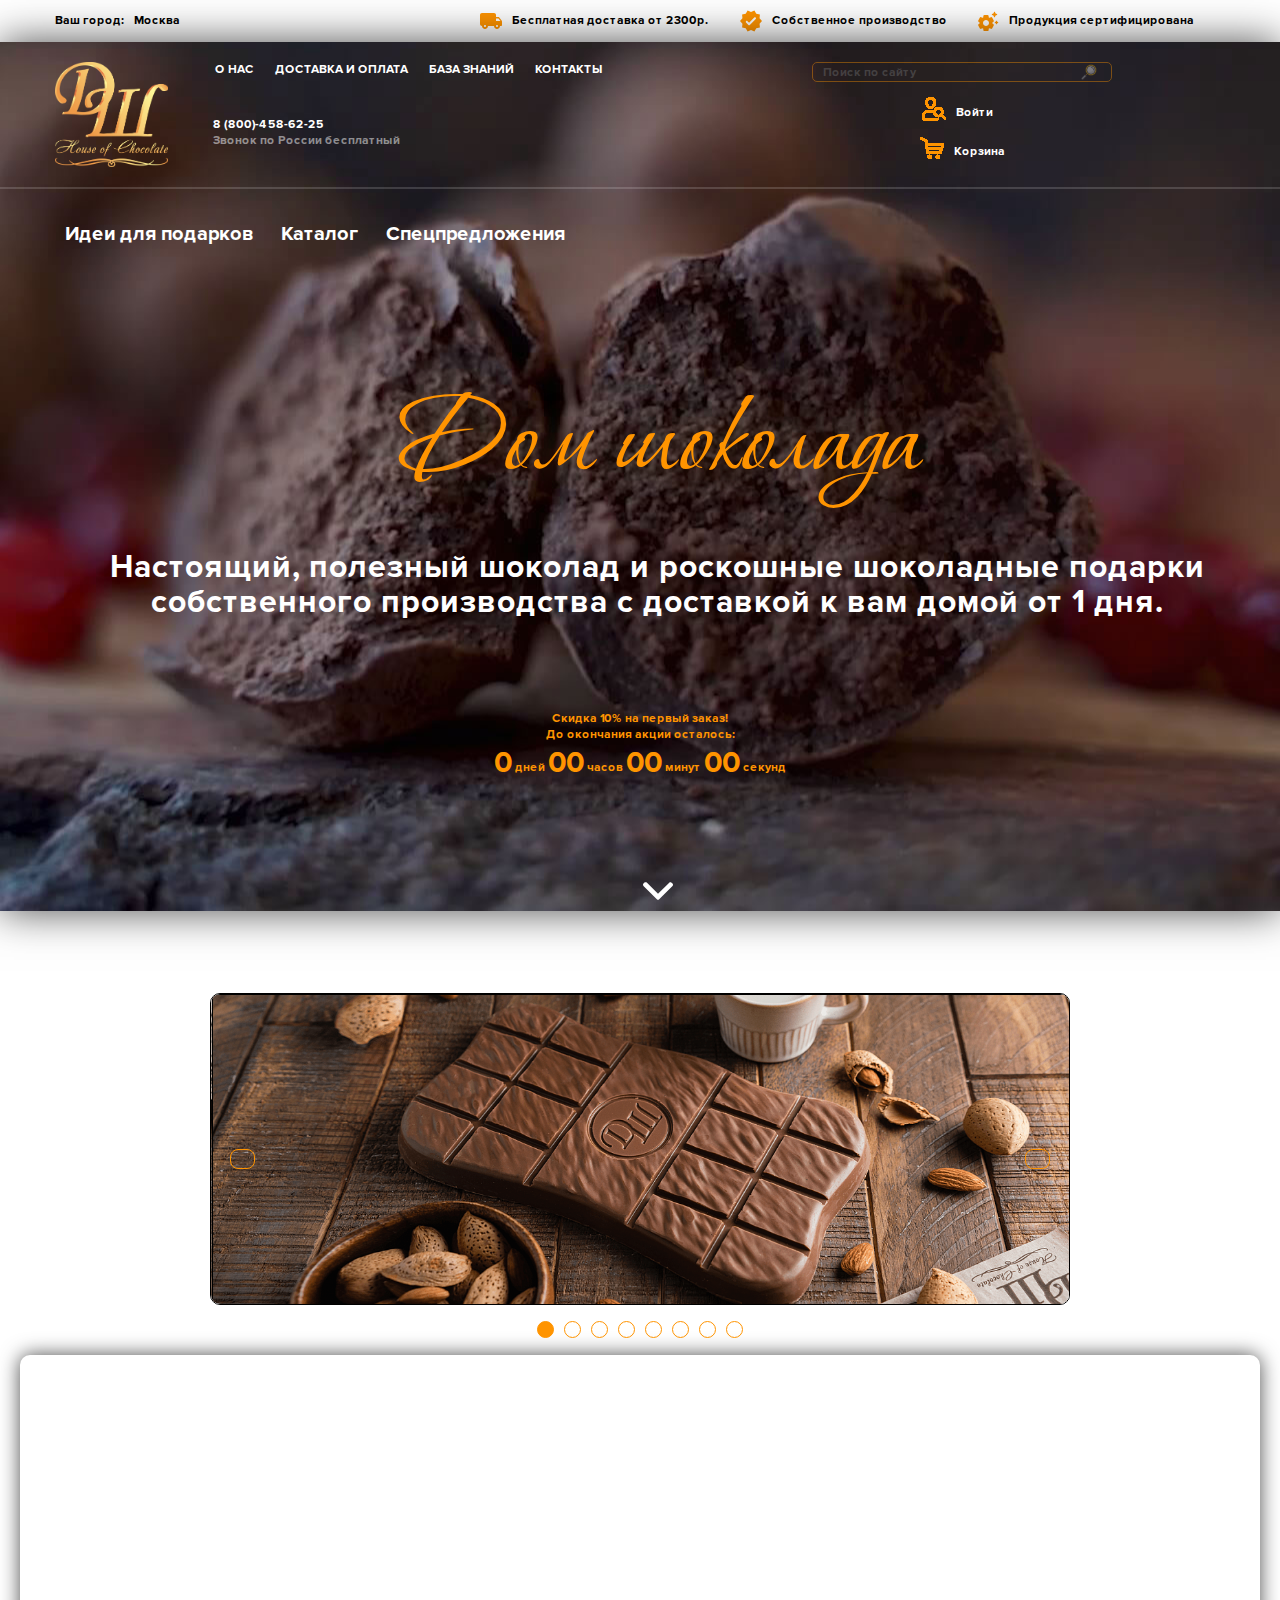
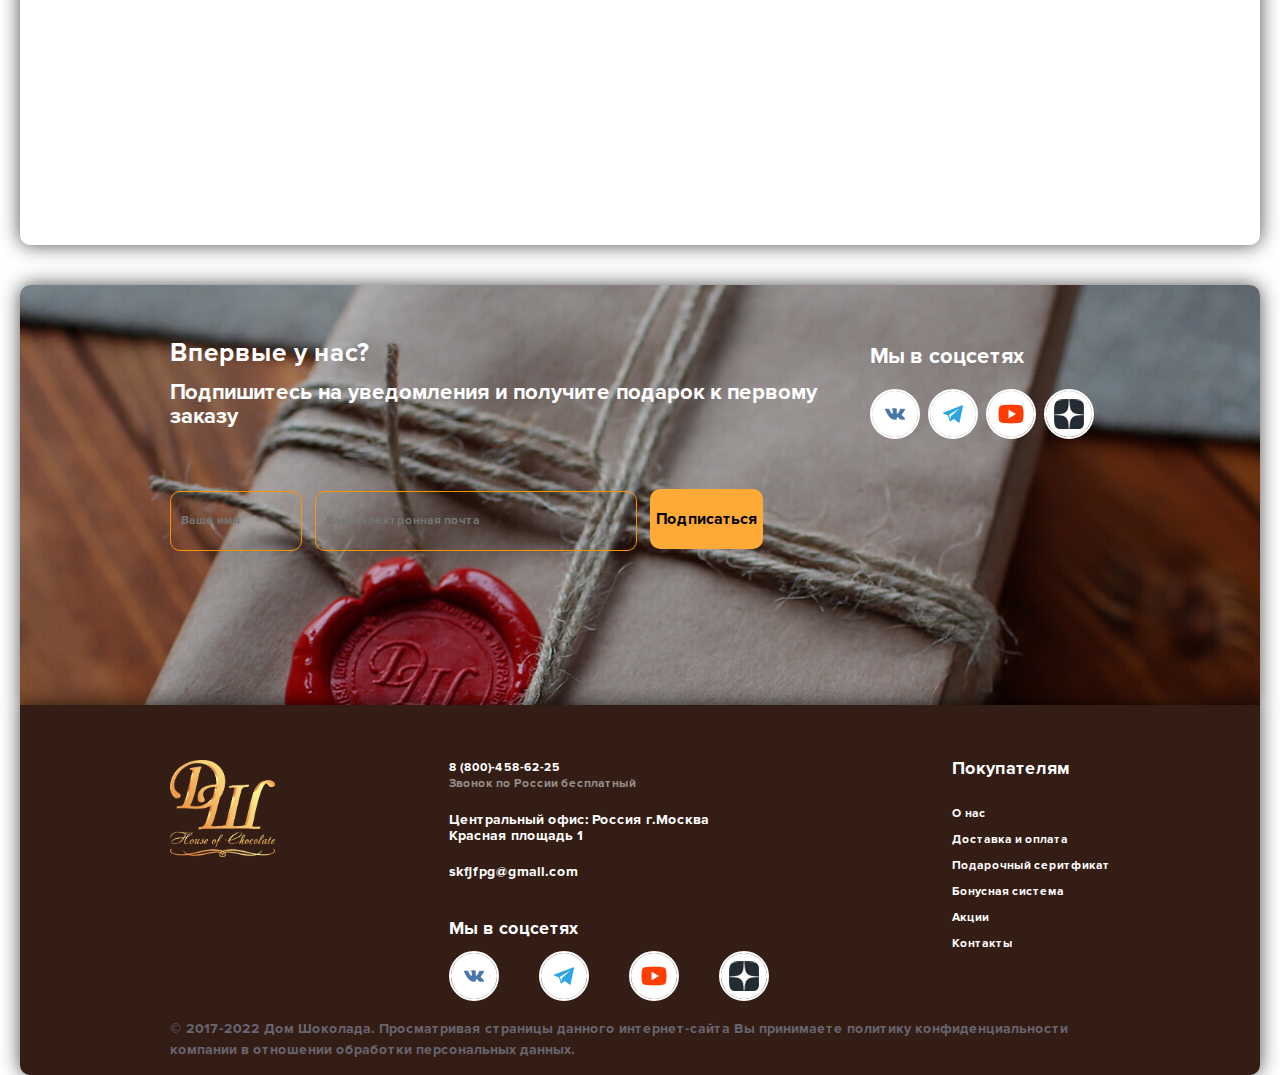
<file: index.html>
<!DOCTYPE html>
<html lang="ru">
    <head>
        <meta charset="utf-8">
        
        <meta name="viewport" content="width=device-width, initial-scale=1.0">
        
        <title>Главная страница</title>
        
        <link rel="stylesheet" href="css/style.css">
        
        <script defer src="js/jquery-3.6.1.min.js"></script>
        
        <script defer src="js/slider.js"></script>
        
        <script defer src="js/main.js"></script>
    </head>
    
    <body>
        <section class="container top">
                   
                   <div id="city" title="Если ваш город определен неправильно, нажмите для выбора правильного города">Ваш город: <span></span></div>
                   <div class="dostavka">
                        <div class="d2">
                            <img src="image/bus.svg">
                             <p>Бесплатная доставка от 2300р.</p>
                        </div>
                        <div class="d2">
                              <img src="image/check.svg">
                              <p>Собственное производство</p>
                        </div>
                        <div class="d2 del1">
                              <img src="image/gear.svg">
                              <p>Продукция сертифицирована</p>
                        </div>
                   </div> 
                   
            </section>
        
        
        <header>
            
            <section class="container center">
                <div><a href="#"><img class = "logo1" src="image/logo (1).png" width="113" alt="Шоколадный дом"</a></div>
                <div class="navcont">
                    <div class="nav">
                        <a href ="#">О НАС</a>
                        <a href ="#">ДОСТАВКА И ОПЛАТА</a>
                        <a href ="#">БАЗА ЗНАНИЙ</a>
                        <a href ="contact.html">КОНТАКТЫ</a>
                    </div>
                    <div class="tel">
                        <a href ="tel:88004586225">8 (800)-458-62-25</a>
                        <p>Звонок по России бесплатный</p>
                    </div>
                </div>
                 <div class="navcont1">
                    <input class="search" type="search" name="search" placeholder="Поиск по сайту">
                    <p class="user"><img src="image/user.png">Войти</p>
                    <a href="order.html"><p class="basket1"><img src="image/basket.png">Корзина</p></a>
                </div>
                
            
            </section>
            <div class="line"></div>
            <section class="container bottom">
                <ul>
			        <li><a href="#">Идеи для подарков</a>
                        <ul class="af">
			                <li><a href="catalog.html">День рождения</a></li>
			                <li><a href="catalog.html">8 марта</a></li>
			                <li><a href="catalog.html">23 февраля</a></li>
			            </ul>
                    </li>
			        <li><a href="catalog.html">Каталог</a></li>
			        <li><a href="#">Спецпредложения</a></li> 
			    </ul>
            
            </section>
            <div class="container containercontent">
                <div class= "title">Дом шоколада</div>
                <div class="titleb">Настоящий, полезный шоколад и роскошные шоколадные подарки собственного производства с доставкой к вам домой от 1 дня.</div>
                <a href="#main" class="arrow-image-down"><img src="image/down.svg" width="30px"></a>
           </div>
            <div class="container">
            
            </div>
       </header>
        
        <main id="main">
           <section>
           <section class="action">
                <div class="container">
                    <p>Скидка 10% на первый заказ!</p>
                    <p>
                        До окончания акции осталось:
                        <span class="actiontimer" data-actionend="2022-11-10T12:00:00">&nbsp;</span>
                    </p>
                </div>
            </section>
            
           <!--<div class="contmin">
                <div class ="carousel">
                    <a class="arrow prev">&#10094;</a>
                    <div class="gallery">
                        <ul>
                        <li><img src ="image/karus/1.png"></li>
                    
                        <li><img src ="image/karus/2.png"></li>
                      
                   
                        <li><img src ="image/karus/3.png"></li>
                   
                        <li><img src ="image/karus/5.png"></li>
                    
                        <li><img src ="image/karus/5.png"></li>
                        </ul>
                    </div>
                    
                    <a class="arrow next">&#10095;</a>
                </div>
                </div> -->
           <!--</section>

           
            <section>
            <div class="container">
            <div id="carousel" class="carousel">
            <button class="arrow prev">&#10094;</button>
            <div class="gallery1">
              <ul>
                <li><img class ="image" width="260" src ="image/karus/1.png">Молочный шоколад на миндальном молоке в плитке</li>
                <li><img class ="image" width="260" src ="image/karus/2.png"></li>
                <li><img class ="image" width="260" src ="image/karus/3.png"></li>
                <li><img class ="image" width="260" src ="image/karus/4.png"></li>
                <li><img class ="image" width="260" src ="image/karus/5.png"></li>
                <li><img class ="image" width="260" src ="image/karus/6.png"></li>
                <li><img class ="image" width="260" src ="image/karus/7.png"></li>
                <li><img class ="image" width="260" src ="image/karus/1.png"></li>  
              </ul>
            </div>
            <button class="arrow next">&#10095;</button>
           </div>
           </div>
            </section>-->
           <section class="slider" id="slider1">
                <div class="slider_desk">
                    <div class="slider_block">
                        <img src="image/catalog/1.png"  alt="pic 1">
                    </div>
                    
                    <div class="slider_block">
                        <img src="image/catalog/2.png"  alt="pic 2">
                    </div>
                    
                    <div class="slider_block">
                        <img src="image/catalog/3.png"  alt="pic 3">
                    </div>
                    <div class="slider_block">
                        <img src="image/catalog/4.png"  alt="pic 4">
                    </div>
                    
                    <div class="slider_block">
                        <img src="image/catalog/5.png"  alt="pic 5">
                    </div>
                    
                    <div class="slider_block">
                        <img src="image/catalog/6.png"  alt="pic 6">
                    </div>
                    <div class="slider_block">
                        <img src="image/catalog/7.png"  alt="pic 7">
                    </div>
                    
                    <div class="slider_block">
                        <img src="image/catalog/8.png"  alt="pic 8">
                    </div>
                </div>
                
                <button type="button" class="to_right icon"></button>
                
                <button type="button" class="to_left icon"></button>
                
               <div class="slider_points"></div> 
            </section>
            
            <section>
            <div class="shoco">
                <div class="contmin">
                    <p>Многие воспринимают шоколад, как источник получения удовольствия
                    или просто съесть что-нибудь вкусное и  побаловать себя! Но  это не  
                    совсем так... </p>
                </div>
            </div>

            <div class="forma">
                 <div class="contmin">
                   <div class="formasvyzi"> 
                   <div class="form">
                        <h3>Впервые у нас?</h3>
                        <p>Подпишитесь на уведомления и получите подарок к первому заказу</p>
                        <input class="name1" type="fullname" name="fullname" placeholder="Ваше имя">
                        <input class="email" type="email" name="email" placeholder="Ваша электронная почта">
                        <button class="but" type="Submit">Подписаться</button>
                    </div>
                   
                    <div class="seti2">
                    <h4>Мы в соцсетях</h4>
                        <a href="#"><img src="image/vk1.png" width="46" alt="Шоколадный дом"></a>
                        <a href="#"><img src="image/telegram1.png" width="46" alt="Шоколадный дом"></a>
                        <a href="#"><img src="image/yt2.png" width="46" alt="Шоколадный дом"></a>
                        <a href="#"><img src="image/zen2.png" width="46" alt="Шоколадный дом"></a>
                    </div> 
                 </div>
                
            </div>
            </div>
            
            </section>
            
        </main>
        
        
        
        
        
        <footer>
            <div class="contmin">
            <div class="foot">
                <div><a href="#"><img class = "logo1" src="image/logo (1).png" width="105" alt="Шоколадный дом"></a></div>
                <div class="contact">
                    <div class="tel">
                        <a href ="tel:88004586225">8 (800)-458-62-25</a>
                        <p>Звонок по России бесплатный</p>
                    </div>
                    <div class="adress">Центральный офис: Россия г.Москва Красная площадь 1</div>
                    <div class="mail"><a href="mailto:skfjfpg@gmail.com">skfjfpg@gmail.com</a></div>
                    <h2>Мы в соцсетях</h2>
                    <div class="seti">
                    <a href="#"><img class="mini1" src="image/vk1.png" width="46" alt="Шоколадный дом"></a>
                    <a href="#"><img class="mini1" src="image/telegram1.png" width="46" alt="Шоколадный дом"></a>
                    <a href="#"><img class="mini1" src="image/yt2.png" width="46" alt="Шоколадный дом"></a>
                    <a href="#"><img class="mini1" src="image/zen2.png" width="46" alt="Шоколадный дом"></a>
                </div>
                </div>
                <div class="faq">
                    <h2>Покупателям</h2>
                    <a href="#">О нас</a>
                    <a href="#">Доставка и оплата</a>
                    <a href="#">Подарочный серитфикат</a>
                    <a href="#">Бонусная система</a>
                    <a href="#">Акции</a>
                    <a href="contact.html">Контакты</a>
                </div>
                <p></p>
            </div>
             <p class="n">© 2017-2022 Дом Шоколада. Просматривая страницы данного интернет-сайта Вы принимаете политику конфиденциальности компании в отношении обработки персональных данных.</p>
            </div>
           
        </footer>
    </body>
</html>
</file>
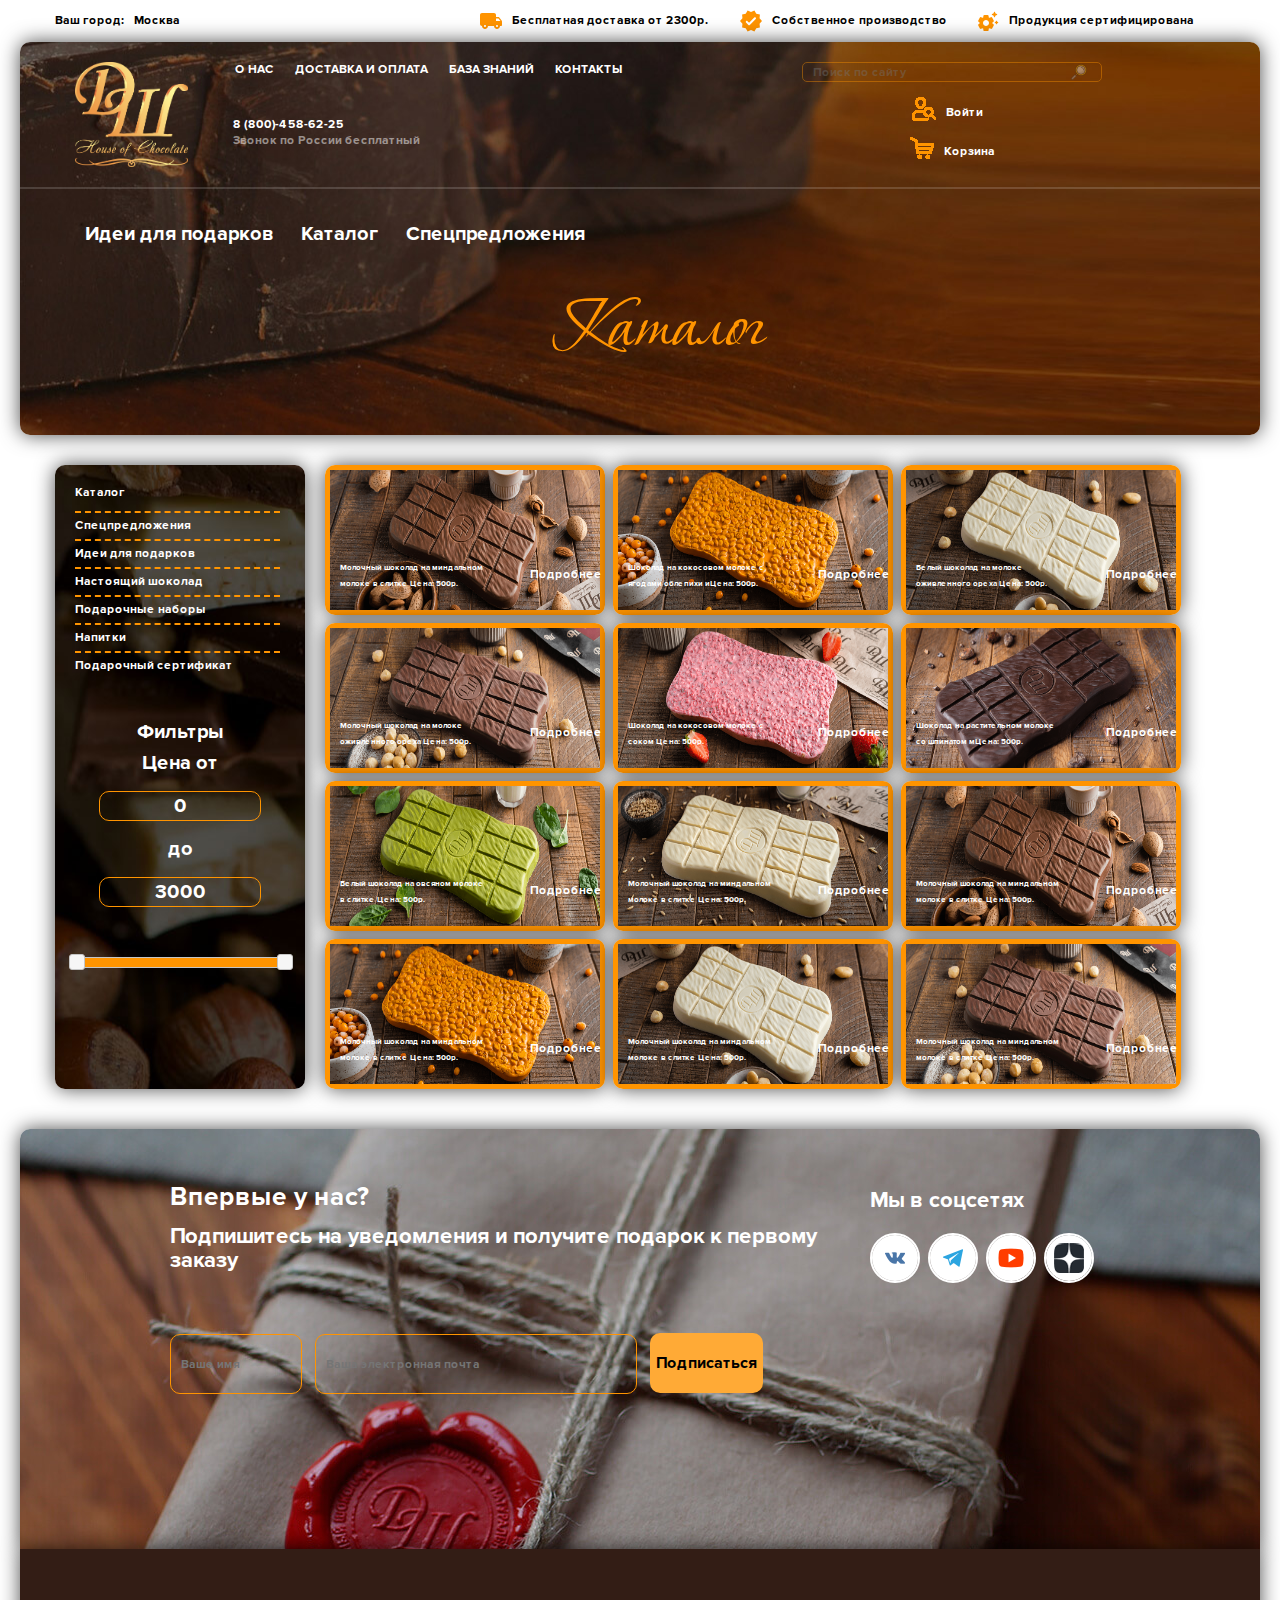
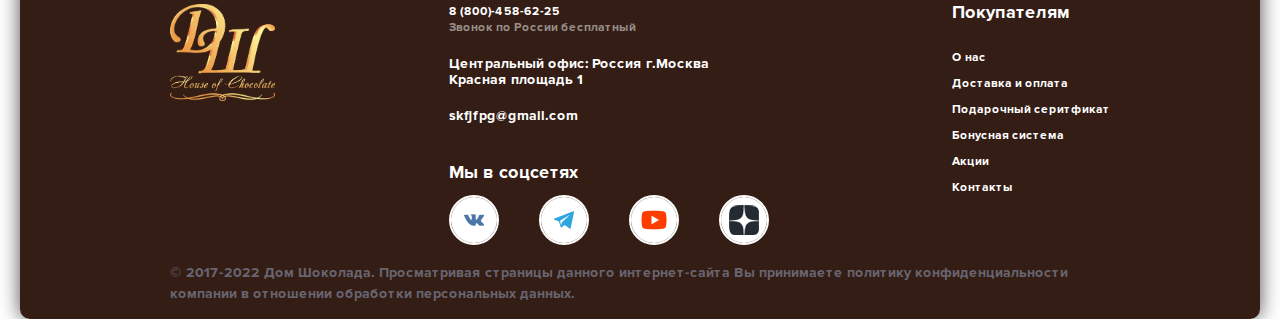
<file: catalog.html>
<!DOCTYPE html>
<html lang="ru">
    <head>
        <meta charset="utf-8">
        
        <meta name="viewport" content="width=device-width, initial-scale=1.0">
        
        <title>Главная страница</title>
        
        <link rel="stylesheet" href="css/style.css">
        <link rel="stylesheet" href="css/jquery-ui.css">
        
        <script defer src="js/jquery-3.6.1.min.js"></script>
        <script defer src="js/jquery-ui.min.js"></script>
        <script defer src="js/main.js"></script>
    </head>
    
    <body>
        <section class="container top">
                   
                   <div id="city" title="Если ваш город определен неправильно, нажмите для выбора правильного города">Ваш город: <span></span></div>
                   <div class="dostavka">
                        <div class="d2">
                            <img src="image/bus.svg">
                             <p>Бесплатная доставка от 2300р.</p>
                        </div>
                        <div class="d2">
                              <img src="image/check.svg">
                              <p>Собственное производство</p>
                        </div>
                        <div class="d2 del1">
                              <img src="image/gear.svg">
                              <p>Продукция сертифицирована</p>
                        </div>
                   </div> 
                   
            </section>
        
        
        <header3>
            
            <section class="container center">
                <div><a href="index.html"><img class = "logo1" src="image/logo (1).png" width="113" alt="Шоколадный дом"</a></div>
                <div class="navcont">
                    <div class="nav">
                        <a href ="#">О НАС</a>
                        <a href ="#">ДОСТАВКА И ОПЛАТА</a>
                        <a href ="#">БАЗА ЗНАНИЙ</a>
                        <a href ="contact.html">КОНТАКТЫ</a>
                    </div>
                    <div class="tel">
                        <a href ="tel:88004586225">8 (800)-458-62-25</a>
                        <p>Звонок по России бесплатный</p>
                    </div>
                </div>
                 <div class="navcont1">
                    <input class="search" type="search" name="search" placeholder="Поиск по сайту">
                    <p class="user"><img src="image/user.png">Войти</p>
                    <a href="order.html"><p class="basket1"><img src="image/basket.png">Корзина</p></a>
                </div>
                
            
            </section>
            <div class="line"></div>
            <section class="container bottom">
                <ul>
			        <li><a href="#">Идеи для подарков</a>
                        <ul class="af">
			                <li><a href="catalog.html">День рождения</a></li>
			                <li><a href="catalog.html">8 марта</a></li>
			                <li><a href="catalog.html">23 февраля</a></li>
			            </ul>
                    </li>
			        <li><a href="catalog.html">Каталог</a></li>
			        <li><a href="#">Спецпредложения</a></li> 
			    </ul>
            
            </section>
            <div class="container containercontent">
                <div class= "title cont">Каталог</div>   
           </div>
           
       </header3>
        
        <main>
             <section>
                <main class="catalog">
            <section class="container">
                <aside>
                    
                    <nav class="catmenu">
                        <p>Каталог</p>
                        <ul>
                            <li>
                                <a href="#"><span>Спецпредложения</span></a>
                            </li>
                            <li>
                                <a href="#"><span>Идеи для подарков</span></a>
                                
                                <ul>
                                    <li>
                                        <a href="#"><span>8 Марта</span></a>
                                    </li>
                                    <li>
                                        <a href="#"><span>23 февраля</span></a>
                                    </li>
                                    <li>
                                        <a href="#"><span>День рождения</span></a>
                                    </li>
                                </ul>
                            </li>
                            <li>
                                <a href="#"><span>Настоящий шоколад</span></a>
                                
                                <ul>
                                    <li>
                                        <a href="#"><span>Шоколад в плитках</span></a>
                                    </li>
                                    <li>
                                        <a href="#"><span>Шоколад в слитках</span></a>
                                    </li>
                                    <li>
                                        <a href="#"><span>Ягоды в шоколаде</span></a>
                                    </li>
                                </ul>
                            </li>
                            <li>
                                <a href="#"><span>Подарочные наборы</span></a>
                            </li>
                            <li>
                                <a href="#"><span>Напитки</span></a>
                            </li>
                            <li>
                                <a href="#"><span>Подарочный сертификат</span></a>
                            </li>
                        </ul>
                    </nav>
                    <!-- /catmenu -->
                    <div class="filters">
                        <p>Фильтры</p>
                        <p class="filterprice">
                            <label for="amount">Цена от</label><br>
                            <input type="text" id="amount1"> <br>
                            <label for="amount">до</label> <br>
                            <input type="text" id="amount2">
                        </p>          
                        <div id="slider-range"></div>
                    </div>
                </aside>
                
                <article>
                    <div class="cat-item"><img src="image/catalog/1.png" width="270" height="140"><p>Молочный шоколад на миндальном молоке в слитке Цена: 500р.</p><a href="product2.html">Подробнее</a></div>
                    <div class="cat-item"><img src="image/catalog/2.png" width="270" height="140"><p>Шоколад на кокосовом молоке с ягодами облепихи иЦена: 500р.</p><a href="product3.html">Подробнее</a></div>
                    <div class="cat-item"><img src="image/catalog/3.png" width="270" height="140"><p>Белый шоколад на молоке оживленного ореха  Цена: 500р.</p><a href="product.html">Подробнее</a></div>
                    <div class="cat-item"><img src="image/catalog/4.png" width="270" height="140"><p>Молочный шоколад на молоке оживленного ореха  Цена: 500р.</p><a href="product.html">Подробнее</a></div>
                    <div class="cat-item"><img src="image/catalog/5.png" width="270" height="140"><p>Шоколад на кокосовом молоке с соком Цена: 500р.</p><a href="product.html">Подробнее</a></div>
                    <div class="cat-item"><img src="image/catalog/6.png" width="270" height="140"><p>Шоколад на растительном молоке со шпинатом мЦена: 500р.</p><a href="product.html">Подробнее</a></div>
                    <div class="cat-item"><img src="image/catalog/7.png" width="270" height="140"><p>Белый шоколад на овсяном молоке в слитке Цена: 500р.</p><a href="product.html">Подробнее</a></div>
                    <div class="cat-item"><img src="image/catalog/8.png" width="270" height="140"><p>Молочный шоколад на миндальном молоке в слитке Цена: 500р.</p><a href="product.html">Подробнее</a></div>
                    <div class="cat-item"><img src="image/catalog/1.png" width="270" height="140"><p>Молочный шоколад на миндальном молоке в слитке Цена: 500р.</p><a href="product.html">Подробнее</a></div>
                    <div class="cat-item"><img src="image/catalog/2.png" width="270" height="140"><p>Молочный шоколад на миндальном молоке в слитке Цена: 500р.</p><a href="product.html">Подробнее</a></div>
                    <div class="cat-item"><img src="image/catalog/3.png" width="270" height="140"><p>Молочный шоколад на миндальном молоке в слитке Цена: 500р.</p><a href="product.html">Подробнее</a></div>
                    <div class="cat-item"><img src="image/catalog/4.png" width="270" height="140"><p>Молочный шоколад на миндальном молоке в слитке Цена: 500р.</p><a href="product.html">Подробнее</a></div>
                </article>
            </section>
        </main>
             
             
             </section>
        
        
        
        
            <section>
            <div class="forma">
                 <div class="contmin">
                   <div class="formasvyzi"> 
                   <div class="form">
                        <h3>Впервые у нас?</h3>
                        <p>Подпишитесь на уведомления и получите подарок к первому заказу</p>
                        <input class="name1" type="fullname" name="fullname" placeholder="Ваше имя">
                        <input class="email" type="email" name="email" placeholder="Ваша электронная почта">
                        <button class="but" type="Submit">Подписаться</button>
                    </div>
                   
                    <div class="seti2">
                    <h4>Мы в соцсетях</h4>
                        <a href="#"><img src="image/vk1.png" width="46" alt="Шоколадный дом"></a>
                        <a href="#"><img src="image/telegram1.png" width="46" alt="Шоколадный дом"></a>
                        <a href="#"><img src="image/yt2.png" width="46" alt="Шоколадный дом"></a>
                        <a href="#"><img src="image/zen2.png" width="46" alt="Шоколадный дом"></a>
                    </div> 
                 </div>
                
            </div>
            </div>
            
            </section>
            
        </main>
        
        
        
        
        
        <footer>
            <div class="contmin">
            <div class="foot">
                <div><a href="#"><img class = "logo1" src="image/logo (1).png" width="105" alt="Шоколадный дом"></a></div>
                <div class="contact">
                    <div class="tel">
                        <a href ="tel:88004586225">8 (800)-458-62-25</a>
                        <p>Звонок по России бесплатный</p>
                    </div>
                    <div class="adress">Центральный офис: Россия г.Москва Красная площадь 1</div>
                    <div class="mail"><a href="mailto:skfjfpg@gmail.com">skfjfpg@gmail.com</a></div>
                    <h2>Мы в соцсетях</h2>
                    <div class="seti">
                    <a href="#"><img class="mini1" src="image/vk1.png" width="46" alt="Шоколадный дом"></a>
                    <a href="#"><img class="mini1" src="image/telegram1.png" width="46" alt="Шоколадный дом"></a>
                    <a href="#"><img class="mini1" src="image/yt2.png" width="46" alt="Шоколадный дом"></a>
                    <a href="#"><img class="mini1" src="image/zen2.png" width="46" alt="Шоколадный дом"></a>
                </div>
                </div>
                <div class="faq">
                    <h2>Покупателям</h2>
                    <a href="#">О нас</a>
                    <a href="#">Доставка и оплата</a>
                    <a href="#">Подарочный серитфикат</a>
                    <a href="#">Бонусная система</a>
                    <a href="#">Акции</a>
                    <a href="contact.html">Контакты</a>
                </div>
                <p></p>
            </div>
             <p class="n">© 2017-2022 Дом Шоколада. Просматривая страницы данного интернет-сайта Вы принимаете политику конфиденциальности компании в отношении обработки персональных данных.</p>
            </div>
           
        </footer>
    </body>
</html>
</file>
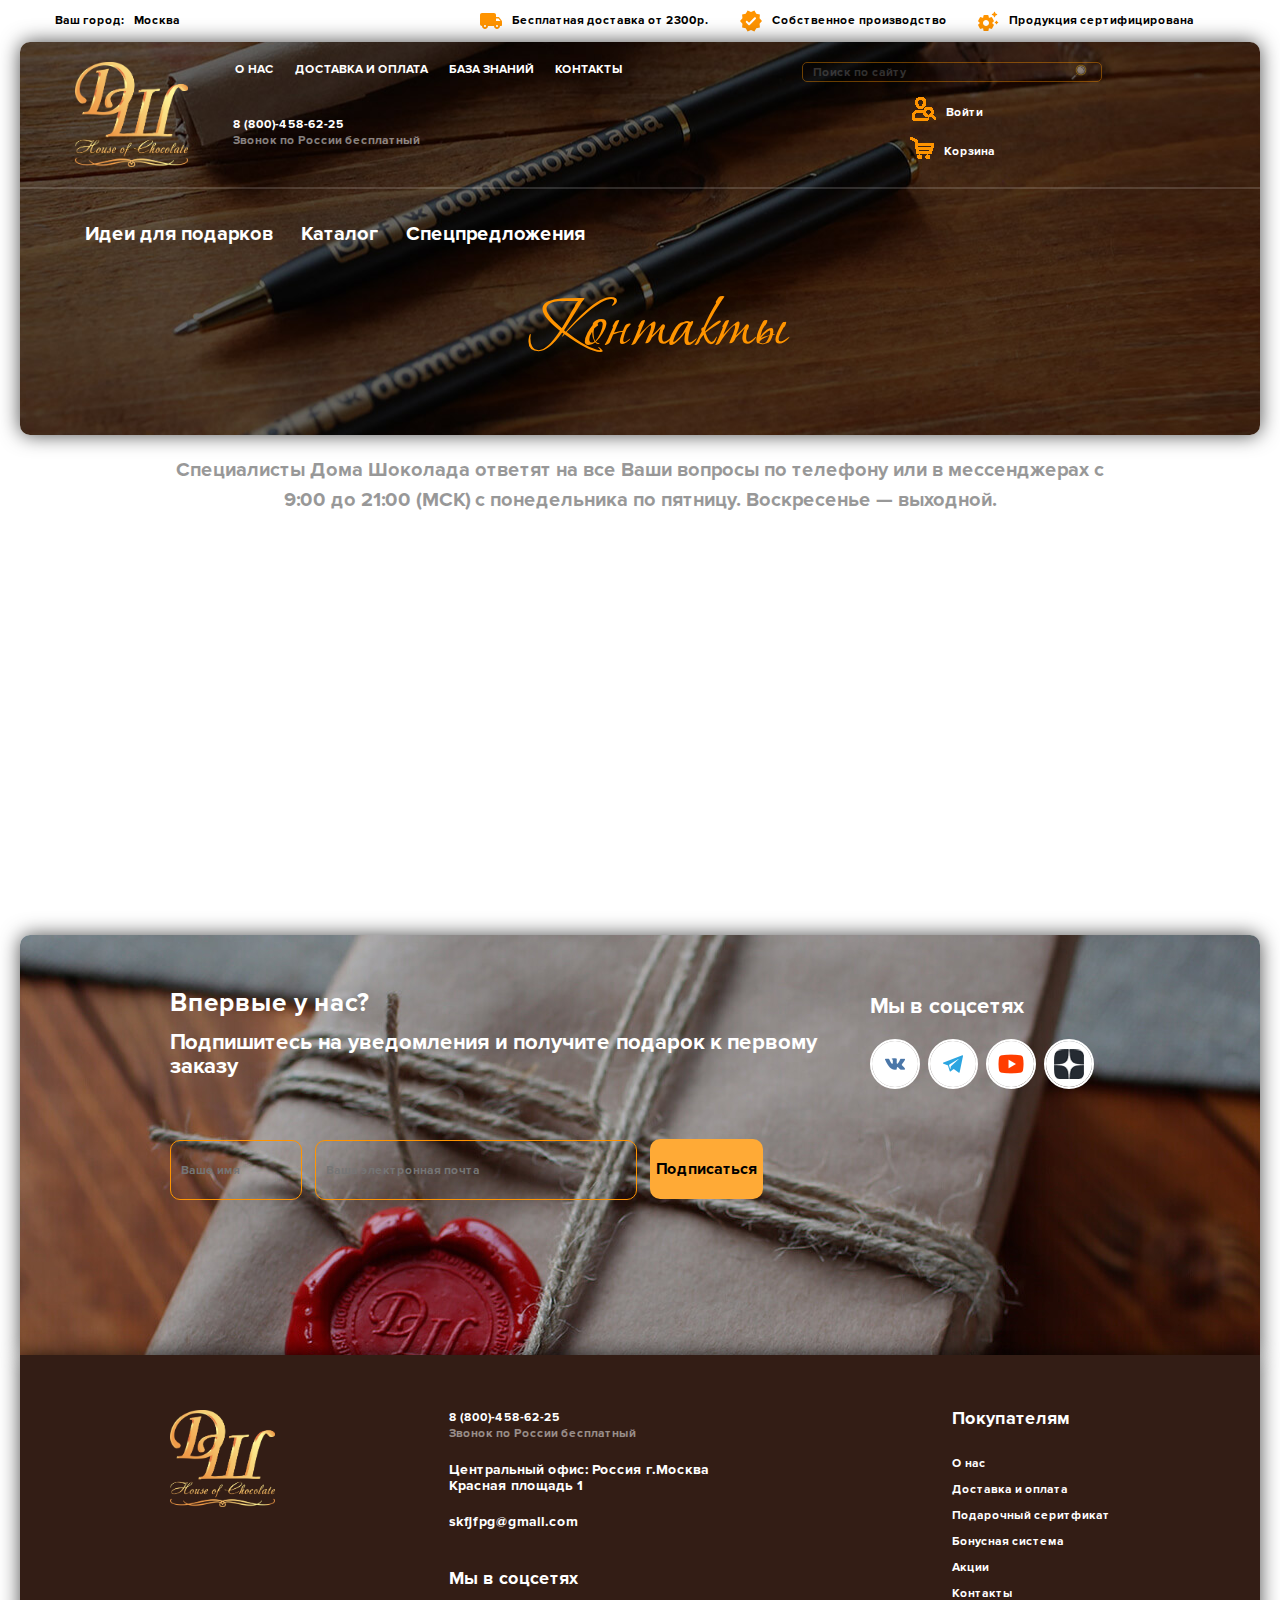
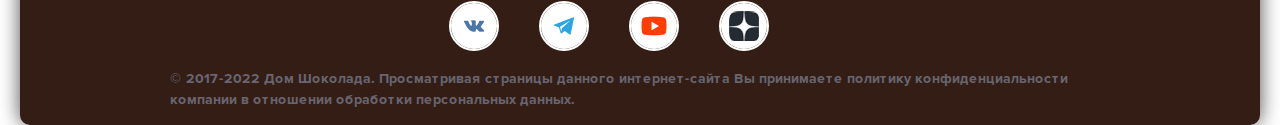
<file: contact.html>
<!DOCTYPE html>
<html lang="ru">
    <head>
        <meta charset="utf-8">
        
        <meta name="viewport" content="width=device-width, initial-scale=1.0">
        
        <title>Главная страница</title>
        
        <link rel="stylesheet" href="css/style.css">
        
        <script defer src="js/jquery-3.6.1.min.js"></script>
        
        <script defer src="js/main.js"></script>
    </head>
    
    <body>
        <section class="container top">
                   
                   <div id="city" title="Если ваш город определен неправильно, нажмите для выбора правильного города">Ваш город: <span></span></div>
                   <div class="dostavka">
                        <div class="d2">
                            <img src="image/bus.svg">
                             <p>Бесплатная доставка от 2300р.</p>
                        </div>
                        <div class="d2">
                              <img src="image/check.svg">
                              <p>Собственное производство</p>
                        </div>
                        <div class="d2 del1">
                              <img src="image/gear.svg">
                              <p>Продукция сертифицирована</p>
                        </div>
                   </div> 
                   
            </section>
        
        
        <header2>
            
            <section class="container center">
                <div><a href="index.html"><img class = "logo1" src="image/logo (1).png" width="113" alt="Шоколадный дом"</a></div>
                <div class="navcont">
                    <div class="nav">
                        <a href ="#">О НАС</a>
                        <a href ="#">ДОСТАВКА И ОПЛАТА</a>
                        <a href ="#">БАЗА ЗНАНИЙ</a>
                        <a href ="#">КОНТАКТЫ</a>
                    </div>
                    <div class="tel">
                        <a href ="tel:88004586225">8 (800)-458-62-25</a>
                        <p>Звонок по России бесплатный</p>
                    </div>
                </div>
                 <div class="navcont1">
                    <input class="search" type="search" name="search" placeholder="Поиск по сайту">
                    <p class="user"><img src="image/user.png">Войти</p>
                    <a href="order.html"><p class="basket1"><img src="image/basket.png">Корзина</p></a>
                </div>
                
            
            </section>
            <div class="line"></div>
            <section class="container bottom">
                <ul>
			        <li><a href="catalog.html">Идеи для подарков</a>
                        <ul class="af">
			                <li><a href="catalog.html">День рождения</a></li>
			                <li><a href="catalog.html">8 марта</a></li>
			                <li><a href="catalog.html">23 февраля</a></li>
			            </ul>
                    </li>
			        <li><a href="catalog.html">Каталог</a>
                    
                    </li>
			        <li><a href="#">Спецпредложения</a></li> 
			    </ul>
            
            </section>
            <div class="container containercontent">
                <div class= "title cont">Контакты</div>   
           </div>
           
       </header2>
        
        <main>
            <div class="contmin">
                <div class="spec">
                <p>Специалисты Дома Шоколада ответят на все Ваши вопросы по телефону
                 или в мессенджерах c 9:00 до 21:00 (МСК) с понедельника по пятницу.
                 Воскресенье — выходной.</p>
                 </div>
            </div>
            <div class ="map">
                <script type="text/javascript" charset="utf-8" async src="https://api-maps.yandex.ru/services/constructor/1.0/js/?um=constructor%3Af178c16185b344d864810f1f65e6edde34a3d69ba64e6fe55f632db87e43a130&amp;width=100%25&amp;height=362&amp;lang=ru_RU&amp;scroll=true"></script>
            </div>
           

            <div class="forma">
                 <div class="contmin">
                   <div class="formasvyzi"> 
                   <div class="form">
                        <h3>Впервые у нас?</h3>
                        <p>Подпишитесь на уведомления и получите подарок к первому заказу</p>
                        <input class="name1" type="fullname" name="fullname" placeholder="Ваше имя">
                        <input class="email" type="email" name="email" placeholder="Ваша электронная почта">
                        <button class="but" type="Submit">Подписаться</button>
                    </div>
                   
                    <div class="seti2">
                    <h4>Мы в соцсетях</h4>
                        <a href="#"><img src="image/vk1.png" width="46" alt="Шоколадный дом"></a>
                        <a href="#"><img src="image/telegram1.png" width="46" alt="Шоколадный дом"></a>
                        <a href="#"><img src="image/yt2.png" width="46" alt="Шоколадный дом"></a>
                        <a href="#"><img src="image/zen2.png" width="46" alt="Шоколадный дом"></a>
                    </div> 
                 </div>
                
            </div>
            </div>
            
            </section>
            
        </main>
        
        
        
        
        
        <footer>
            <div class="contmin">
            <div class="foot">
                <div><a href="#"><img class = "logo1" src="image/logo (1).png" width="105" alt="Шоколадный дом"></a></div>
                <div class="contact">
                    <div class="tel">
                        <a href ="tel:88004586225">8 (800)-458-62-25</a>
                        <p>Звонок по России бесплатный</p>
                    </div>
                    <div class="adress">Центральный офис: Россия г.Москва Красная площадь 1</div>
                    <div class="mail"><a href="mailto:skfjfpg@gmail.com">skfjfpg@gmail.com</a></div>
                    <h2>Мы в соцсетях</h2>
                    <div class="seti">
                    <a href="#"><img class="mini1" src="image/vk1.png" width="46" alt="Шоколадный дом"></a>
                    <a href="#"><img class="mini1" src="image/telegram1.png" width="46" alt="Шоколадный дом"></a>
                    <a href="#"><img class="mini1" src="image/yt2.png" width="46" alt="Шоколадный дом"></a>
                    <a href="#"><img class="mini1" src="image/zen2.png" width="46" alt="Шоколадный дом"></a>
                </div>
                </div>
                <div class="faq">
                    <h2>Покупателям</h2>
                    <a href="#">О нас</a>
                    <a href="#">Доставка и оплата</a>
                    <a href="#">Подарочный серитфикат</a>
                    <a href="#">Бонусная система</a>
                    <a href="#">Акции</a>
                    <a href="#">Контакты</a>
                </div>
                <p></p>
            </div>
             <p class="n">© 2017-2022 Дом Шоколада. Просматривая страницы данного интернет-сайта Вы принимаете политику конфиденциальности компании в отношении обработки персональных данных.</p>
            </div>
           
        </footer>
    </body>
</html>
</file>
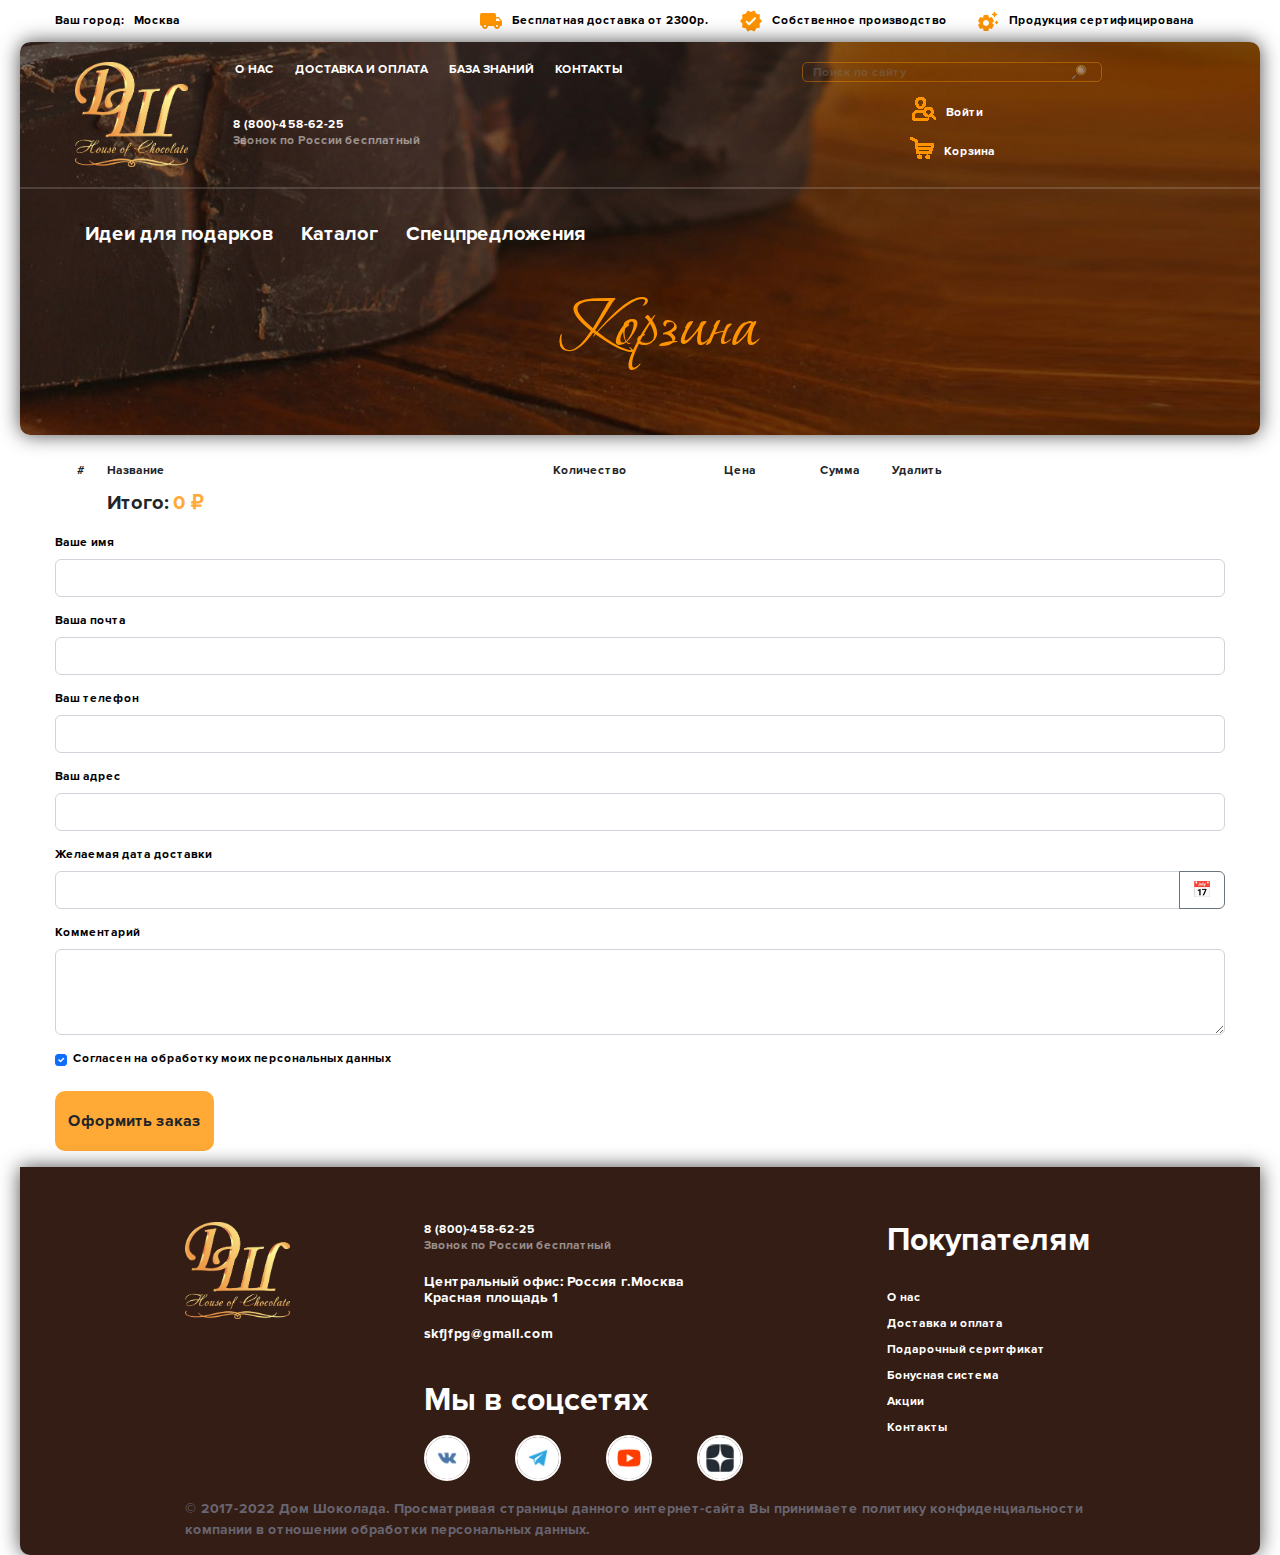
<file: order.html>
<!DOCTYPE html>
<html lang="ru">
    <head>
        <meta charset="utf-8">
        
        <meta name="viewport" content="width=device-width, initial-scale=1.0">
        
        <title>Product</title>
        <link rel="stylesheet" href="css/bootstrap.css">
        <link rel="stylesheet" href="css/style.css">
        
        
        
        <script defer src="js/jquery-3.6.1.min.js"></script>
        <script defer src="js/jquery-ui.min.js"></script>
        <script defer src="js/gallery.js"></script>
        <script defer src="js/datepicker.js"></script>
        <script defer src="js/main.js"></script>

    </head>
    
    <body>
        <section class="container top">
                   
                   <div id="city" title="Если ваш город определен неправильно, нажмите для выбора правильного города">Ваш город: <span></span></div>
                   <div class="dostavka">
                        <div class="d2">
                            <img src="image/bus.svg">
                             <p>Бесплатная доставка от 2300р.</p>
                        </div>
                        <div class="d2">
                              <img src="image/check.svg">
                              <p>Собственное производство</p>
                        </div>
                        <div class="d2 del1">
                              <img src="image/gear.svg">
                              <p>Продукция сертифицирована</p>
                        </div>
                   </div> 
                   
            </section>
        
        
        <header3>
            
            <section class="container center">
                <div><a href="index.html"><img class = "logo1" src="image/logo (1).png" width="113" alt="Шоколадный дом"</a></div>
                <div class="navcont">
                    <div class="nav">
                        <a href ="#">О НАС</a>
                        <a href ="#">ДОСТАВКА И ОПЛАТА</a>
                        <a href ="#">БАЗА ЗНАНИЙ</a>
                        <a href ="contact.html">КОНТАКТЫ</a>
                    </div>
                    <div class="tel">
                        <a href ="tel:88004586225">8 (800)-458-62-25</a>
                        <p>Звонок по России бесплатный</p>
                    </div>
                </div>
                 <div class="navcont1">
                    <input class="search" type="search" name="search" placeholder="Поиск по сайту">
                    <p class="user"><img src="image/user.png">Войти</p>
                    <p class="basket1"><img src="image/basket.png">Корзина</p>
                </div>
                
            
            </section>
            <div class="line"></div>
            <section class="container bottom">
                <ul>
			        <li><a href="#">Идеи для подарков</a>
                        <ul class="af">
			                <li><a href="catalog.html">День рождения</a></li>
			                <li><a href="catalog.html">8 марта</a></li>
			                <li><a href="catalog.html">23 февраля</a></li>
			            </ul>
                    </li>
			        <li><a href="catalog.html">Каталог</a>
                    
                    </li>
			        <li><a href="#">Спецпредложения</a></li> 
			    </ul>
            
            </section>
            <div class="container containercontent">
                <div class= "title cont">Корзина</div>   
           </div>
           
       </header3>
        
            
            
             <main class="order">
            <section class="container">
                <table class="table table-striped">
                    <thead>
                        <tr>
                            <th scope="col" class="index">#</th>
                            <th scope="col" class="name">Название</th>
                            <th scope="col" class="qty">Количество</th>
                            <th scope="col" class="price">Цена</th>
                            <th scope="col" class="sum">Сумма</th>
                            <th scope="col" class="delete">Удалить</th>
                        </tr>
                    </thead>
                    <tbody>
                        <!-- список товаров генерим на лету -->
                    </tbody>
                    <tfoot>
                        <tr style="font-size: 20px;">
                        <th scope="col" class="index"></th>
                        <th scope="col" class="allsum" colspan="5">
                            Итого:
                            <span></span>
                        </th>
                        </tr>
                    </tfoot>
                </table>
            </section>
            
            <section class="container">
                <form>
                    <div class="mb-3">
                        <label for="name" class="form-label">Ваше имя</label>
                        <input type="text" class="form-control" id="name" name="name">
                    </div>
                    <div class="mb-3">
                        <label for="mail" class="form-label">Ваша почта</label>
                        <input type="text" class="form-control" id="mail" name="mail">
                    </div>
                    <div class="mb-3">
                        <label for="phone" class="form-label">Ваш телефон</label>
                        <input type="text" class="form-control" id="phone" name="phone">
                    </div>
                    <div class="mb-3">
                        <label for="addr" class="form-label">Ваш адрес</label>
                        <input type="text" class="form-control" id="addr" name="addr">
                    </div>
                    <label for="date" class="form-label">Желаемая дата доставки</label>
                    <div class="input-group mb-3">
                        <input type="text" class="form-control" id="date" name="date" readonly>
                        <button class="btn btn-outline-secondary icon" type="button">&#128197;</button>
                    </div>
                    <div class="mb-3">
                        <label for="comm" class="form-label">Комментарий</label>
                        <textarea class="form-control" id="comm" name="comm" rows="3"></textarea>
                    </div>
                    <div class="mb-3 form-check">
                        <input type="checkbox" class="form-check-input" id="agree" name="agree" checked>
                        <label class="form-check-label" for="agree">Согласен на обработку моих персональных данных</label>
                    </div>
                    <div class="mb-3">
                        <button type="button" class="btn but submit">Оформить заказ</button>
                    </div>
                </form>
            </section>
            
            <section class="container empty">
                <h1>Ваша корзина пуста</h1>
                <p>Выберите товары в каталоге</p>
            </section>
        </main>
            
        
        
        
        
        
        <footer>
            <div class="contmin">
            <div class="foot">
                <div><a href="#"><img class = "logo1" src="image/logo (1).png" width="105" alt="Шоколадный дом"></a></div>
                <div class="contact">
                    <div class="tel">
                        <a href ="tel:88004586225">8 (800)-458-62-25</a>
                        <p>Звонок по России бесплатный</p>
                    </div>
                    <div class="adress">Центральный офис: Россия г.Москва Красная площадь 1</div>
                    <div class="mail"><a href="mailto:skfjfpg@gmail.com">skfjfpg@gmail.com</a></div>
                    <h2>Мы в соцсетях</h2>
                    <div class="seti">
                    <a href="#"><img class="mini1" src="image/vk1.png" width="46" alt="Шоколадный дом"></a>
                    <a href="#"><img class="mini1" src="image/telegram1.png" width="46" alt="Шоколадный дом"></a>
                    <a href="#"><img class="mini1" src="image/yt2.png" width="46" alt="Шоколадный дом"></a>
                    <a href="#"><img class="mini1" src="image/zen2.png" width="46" alt="Шоколадный дом"></a>
                </div>
                </div>
                <div class="faq">
                    <h2>Покупателям</h2>
                    <a href="#">О нас</a>
                    <a href="#">Доставка и оплата</a>
                    <a href="#">Подарочный серитфикат</a>
                    <a href="#">Бонусная система</a>
                    <a href="#">Акции</a>
                    <a href="contact.html">Контакты</a>
                </div>
                <p></p>
            </div>
             <p class="n">© 2017-2022 Дом Шоколада. Просматривая страницы данного интернет-сайта Вы принимаете политику конфиденциальности компании в отношении обработки персональных данных.</p>
            </div>
           
        </footer>
    </body>
</html>
</file>
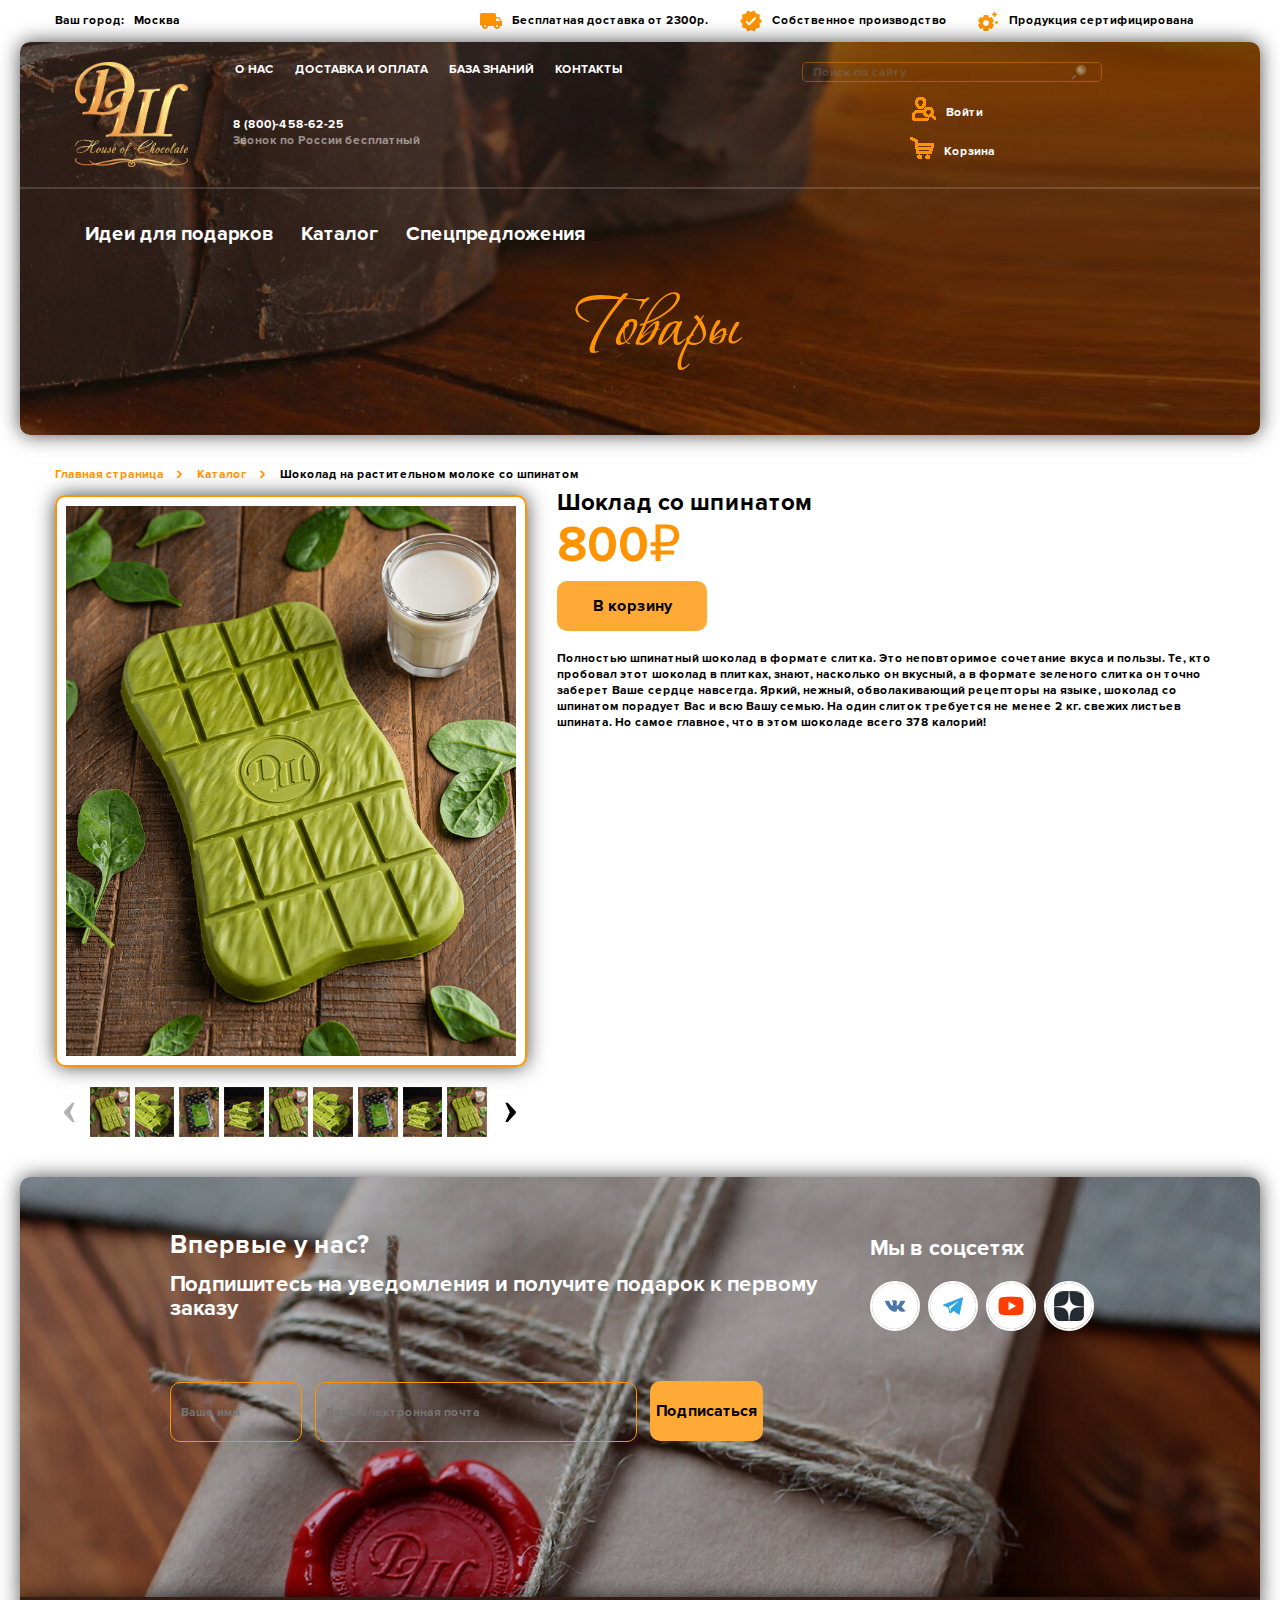
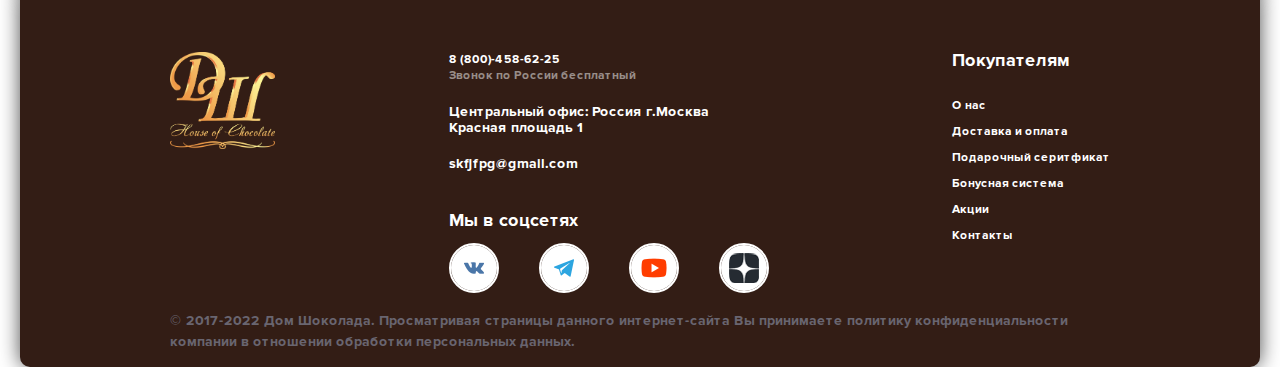
<file: product.html>
<!DOCTYPE html>
<html lang="ru">
    <head>
        <meta charset="utf-8">
        
        <meta name="viewport" content="width=device-width, initial-scale=1.0">
        
        <title>Product</title>
        
        <link rel="stylesheet" href="css/style.css">
        <link rel="stylesheet" href="css/jquery-ui.css">
  
        
        <script defer src="js/jquery-3.6.1.min.js"></script>
        <script defer src="js/jquery-ui.min.js"></script>
        <script defer src="js/gallery.js"></script>
        <script defer src="js/lightbox.js"></script>
        <script defer src="js/main.js"></script>

    </head>
    
    <body>
        <section class="container top">
                   
                   <div id="city" title="Если ваш город определен неправильно, нажмите для выбора правильного города">Ваш город: <span></span></div>
                   <div class="dostavka">
                        <div class="d2">
                            <img src="image/bus.svg">
                             <p>Бесплатная доставка от 2300р.</p>
                        </div>
                        <div class="d2">
                              <img src="image/check.svg">
                              <p>Собственное производство</p>
                        </div>
                        <div class="d2 del1">
                              <img src="image/gear.svg">
                              <p>Продукция сертифицирована</p>
                        </div>
                   </div> 
                   
            </section>
        
        
        <header3>
            
            <section class="container center">
                <div><a href="index.html"><img class = "logo1" src="image/logo (1).png" width="113" alt="Шоколадный дом"</a></div>
                <div class="navcont">
                    <div class="nav">
                        <a href ="#">О НАС</a>
                        <a href ="#">ДОСТАВКА И ОПЛАТА</a>
                        <a href ="#">БАЗА ЗНАНИЙ</a>
                        <a href ="contact.html">КОНТАКТЫ</a>
                    </div>
                    <div class="tel">
                        <a href ="tel:88004586225">8 (800)-458-62-25</a>
                        <p>Звонок по России бесплатный</p>
                    </div>
                </div>
                 <div class="navcont1">
                    <input class="search" type="search" name="search" placeholder="Поиск по сайту">
                    <p class="user"><img src="image/user.png">Войти</p>
                   <a href="order.html"><p class="basket1"><img src="image/basket.png">Корзина</p></a>
                </div>
                
            
            </section>
            <div class="line"></div>
            <section class="container bottom">
                <ul>
			        <li><a href="#">Идеи для подарков</a>
                        <ul class="af">
			                <li><a href="catalog.html">День рождения</a></li>
			                <li><a href="catalog.html">8 марта</a></li>
			                <li><a href="catalog.html">23 февраля</a></li>
			            </ul>
                    </li>
			        <li><a href="catalog.html">Каталог</a>
                    
                    </li>
			        <li><a href="#">Спецпредложения</a></li> 
			    </ul>
            
            </section>
            <div class="container containercontent">
                <div class= "title cont">Товары</div>   
           </div>
           
       </header3>
        
            <main>
             <section class="container">
                <ul class="breadcrumbs" itemscope itemtype="https://schema.org/BreadcrumbList">
                    <li itemprop="itemListElement" itemscope itemtype="https://schema.org/ListItem">
                        <a href="index.html">
                            <span itemprop="name">Главная страница</span>
                        </a>
                        <meta itemprop="position" content="1">
                        <link itemprop="url" href="index.html">
                    </li>
                    
                    <li itemprop="itemListElement" itemscope itemtype="https://schema.org/ListItem">
                        <a href="catalog.html">
                            <span itemprop="name">Каталог</span>
                        </a>
                        <meta itemprop="position" content="2">
                        <link itemprop="url" href="catalog.html">
                    </li>
                    
                    <li itemprop="itemListElement" itemscope itemtype="https://schema.org/ListItem">
                        <span itemprop="name">Шоколад на растительном молоке со шпинатом </span>
                        <meta itemprop="position" content="3">
                        <link itemprop="url" href="product.html">
                    </li>
                </ul>
            </section>
            
            <section class="container">
                <div class="product" data-product-id="123443454" itemscope itemtype="https://schema.org/Product">
                    <div class="images">
                        <div class="bigimage">
                            <img src="image/product/1.jpg" width="450" height="550"  alt="Фисташковый шоколад" itemprop="image">
                        </div>
                        
                        <div class="gallery">
                            <div>
                                <div class="rail">
                                    <img src="image/product/mini_1.jpg" alt="Фисташковый шоколад" itemprop="image">
                                    <img src="image/product/mini_2.jpg" alt="Молочный шоколад" itemprop="image">
                                    <img src="image/product/mini_3.jpg" alt="Молочный с орехом" itemprop="image">
                                    <img src="image/product/mini_4.jpg" alt="Апельсиновый шоколад" itemprop="image">
                                    <img src="image/product/mini_1.jpg" alt="Апельсиновый с орехом" itemprop="image">
                                    <img src="image/product/mini_2.jpg" alt="Белый шоколад">
                                    <img src="image/product/mini_3.jpg" alt="Клубничный шоколад">
                                    <img src="image/product/mini_4.jpg" alt="Фисташковый шоколад 200гр">
                                    <img src="image/product/mini_1.jpg" alt="Молочный шоколад 200гр">
                                    <img src="image/product/mini_2.jpg" alt="Молочный с орехом 200гр">
                                    <img src="image/product/mini_3.jpg" alt="Апельсиновый шоколад 200гр">
                                    <img src="image/product/mini_4.jpg" alt="Апельсиновый с орехом 200гр">
                                    <img src="image/product/mini_1.jpg" alt="Белый шоколад 200гр">
                                    <img src="image/product/mini_2.jpg" alt="Клубничный шоколад 200гр">
                                    <img src="image/product/mini_3.jpg" alt="Апельсиновый шоколад 200гр">
                                    
                                    
                                </div>
                            </div>
                            <button type="button" class="gal_left disabled"><span>&#8249;</span></button>
                            <button type="button" class="gal_right"><span>&#8250;</span></button>
                        </div>
                    </div>
                    
                    <div class="offer">
                        <h1 itemprop="name">Шоклад со шпинатом</h1>
                        <p class="price" itemprop="offers" itemscope itemtype="https://schema.org/Offer">
                            <span itemprop="price">800</span>
                            <meta itemprop="priceCurrency" content="RUB">
                        </p>
                        <button type="button" class="btn btn-danger btn-buy">В корзину</button>
                        <p itemprop="description"></p>
                        <p>Полностью шпинатный шоколад в формате слитка. Это неповторимое 
                        сочетание вкуса и пользы. Те, кто пробовал этот шоколад в плитках, 
                        знают, насколько он вкусный, а в формате зеленого слитка он точно 
                        заберет Ваше сердце навсегда. Яркий, нежный, обволакивающий рецепторы 
                        на языке, шоколад со шпинатом порадует Вас и всю Вашу семью. На один 
                        слиток требуется не менее 2 кг. свежих листьев шпината. Но самое 
                        главное, что в этом шоколаде всего 378 калорий!</p>
                       
                    </div>
                </div>
            </section>
           
        
        
        
        
           











           <section>
            <div class="forma">
                 <div class="contmin">
                   <div class="formasvyzi"> 
                   <div class="form">
                        <h3>Впервые у нас?</h3>
                        <p>Подпишитесь на уведомления и получите подарок к первому заказу</p>
                        <input class="name1" type="fullname" name="fullname" placeholder="Ваше имя">
                        <input class="email" type="email" name="email" placeholder="Ваша электронная почта">
                        <button class="but" type="Submit">Подписаться</button>
                    </div>
                   
                    <div class="seti2">
                    <h4>Мы в соцсетях</h4>
                        <a href="#"><img src="image/vk1.png" width="46" alt="Шоколадный дом"></a>
                        <a href="#"><img src="image/telegram1.png" width="46" alt="Шоколадный дом"></a>
                        <a href="#"><img src="image/yt2.png" width="46" alt="Шоколадный дом"></a>
                        <a href="#"><img src="image/zen2.png" width="46" alt="Шоколадный дом"></a>
                    </div> 
                 </div>
                
            </div>
            </div>
            
            </section>
            
        </main>
        
        
        
        
        
        <footer>
            <div class="contmin">
            <div class="foot">
                <div><a href="#"><img class = "logo1" src="image/logo (1).png" width="105" alt="Шоколадный дом"></a></div>
                <div class="contact">
                    <div class="tel">
                        <a href ="tel:88004586225">8 (800)-458-62-25</a>
                        <p>Звонок по России бесплатный</p>
                    </div>
                    <div class="adress">Центральный офис: Россия г.Москва Красная площадь 1</div>
                    <div class="mail"><a href="mailto:skfjfpg@gmail.com">skfjfpg@gmail.com</a></div>
                    <h2>Мы в соцсетях</h2>
                    <div class="seti">
                    <a href="#"><img class="mini1" src="image/vk1.png" width="46" alt="Шоколадный дом"></a>
                    <a href="#"><img class="mini1" src="image/telegram1.png" width="46" alt="Шоколадный дом"></a>
                    <a href="#"><img class="mini1" src="image/yt2.png" width="46" alt="Шоколадный дом"></a>
                    <a href="#"><img class="mini1" src="image/zen2.png" width="46" alt="Шоколадный дом"></a>
                </div>
                </div>
                <div class="faq">
                    <h2>Покупателям</h2>
                    <a href="#">О нас</a>
                    <a href="#">Доставка и оплата</a>
                    <a href="#">Подарочный серитфикат</a>
                    <a href="#">Бонусная система</a>
                    <a href="#">Акции</a>
                    <a href="contact.html">Контакты</a>
                </div>
                <p></p>
            </div>
             <p class="n">© 2017-2022 Дом Шоколада. Просматривая страницы данного интернет-сайта Вы принимаете политику конфиденциальности компании в отношении обработки персональных данных.</p>
            </div>
           
        </footer>
    </body>
</html>
</file>
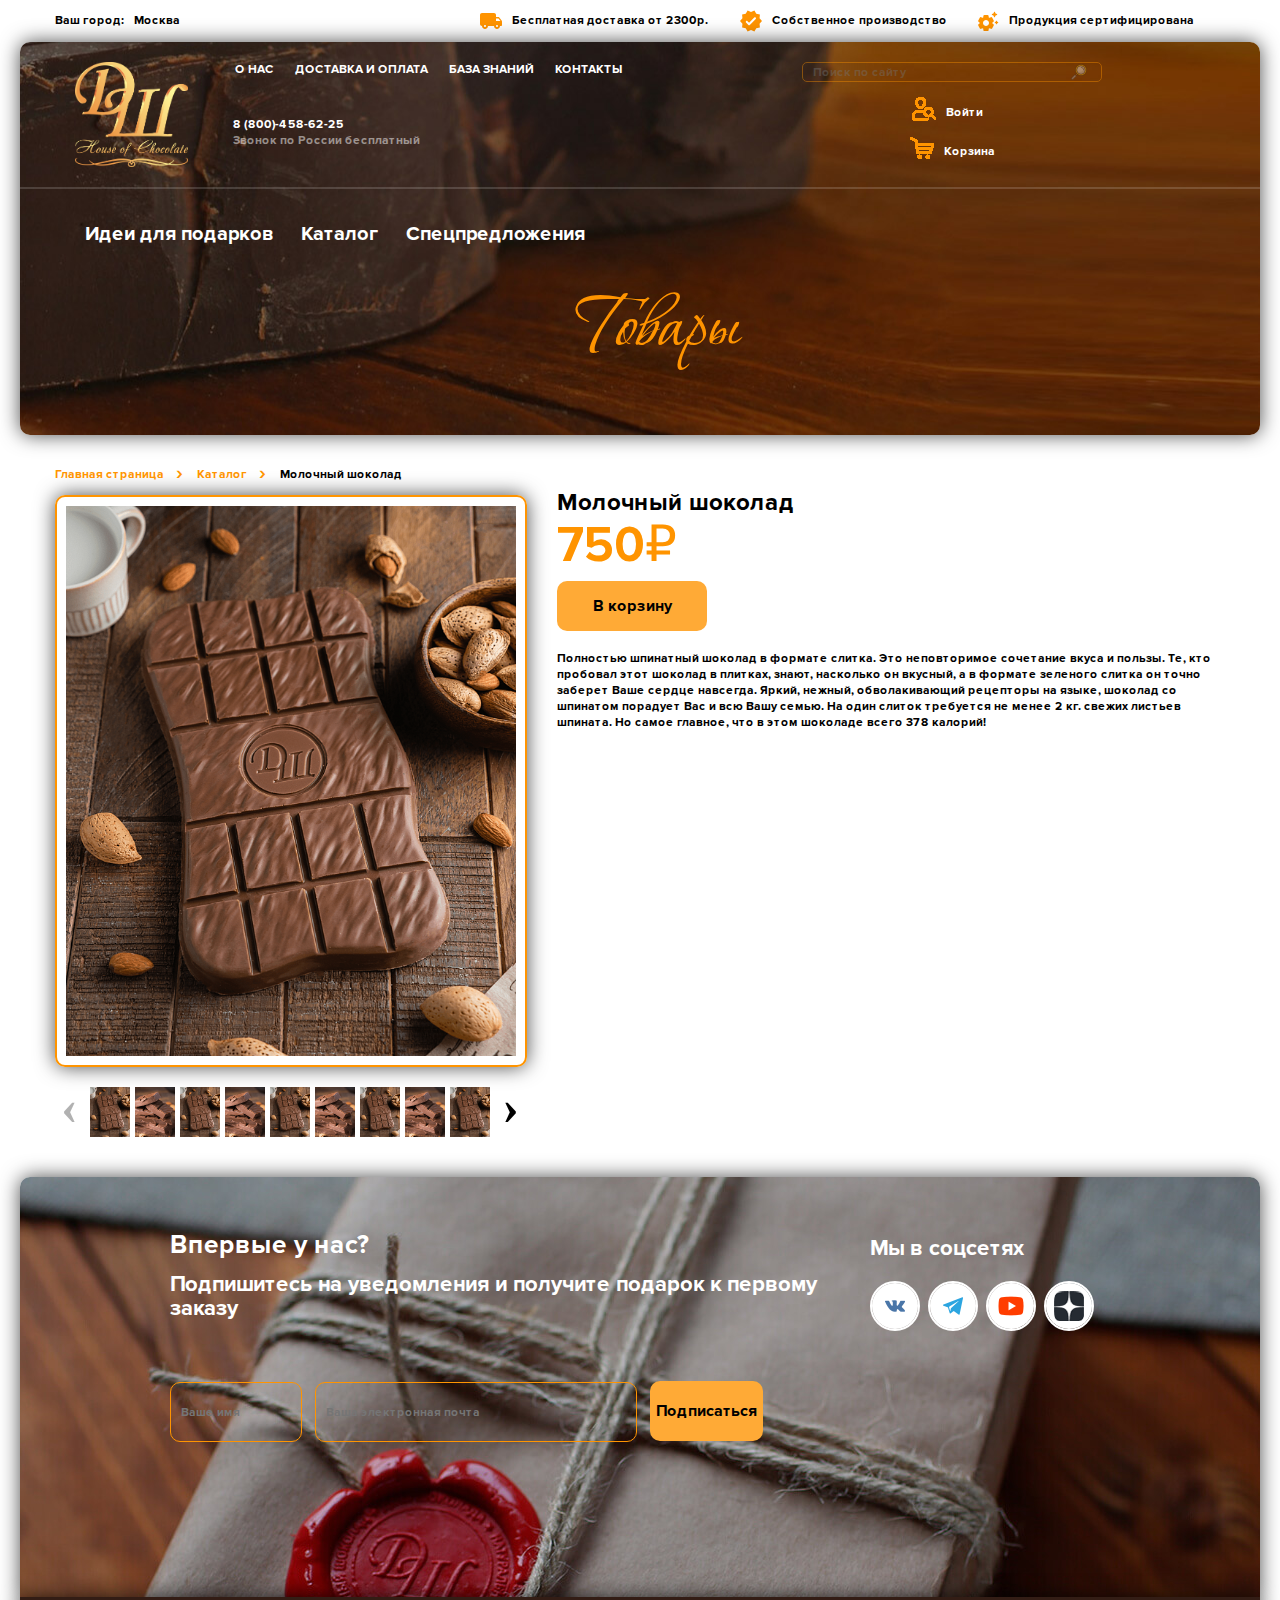
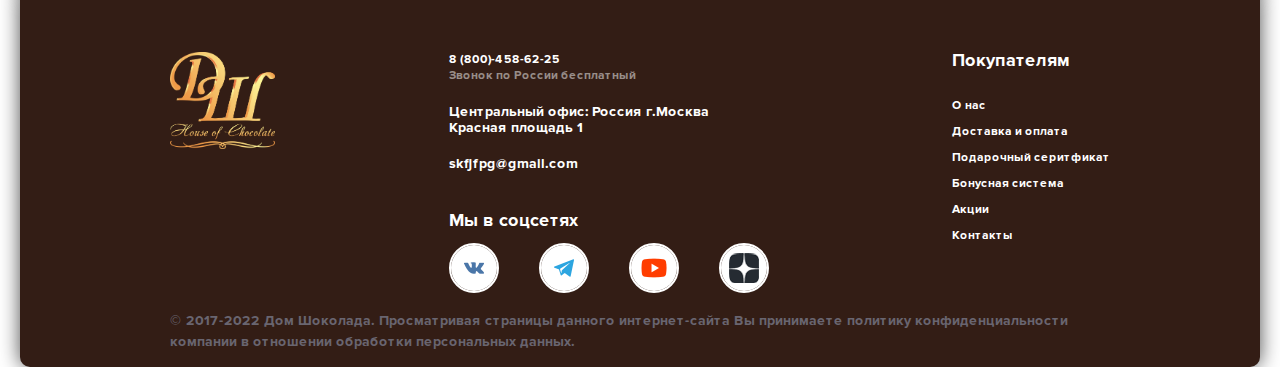
<file: product2.html>
<!DOCTYPE html>
<html lang="ru">
    <head>
        <meta charset="utf-8">
        
        <meta name="viewport" content="width=device-width, initial-scale=1.0">
        
        <title>Product</title>
        
        <link rel="stylesheet" href="css/style.css">
        <link rel="stylesheet" href="css/jquery-ui.css">
  
        
        <script defer src="js/jquery-3.6.1.min.js"></script>
        <script defer src="js/jquery-ui.min.js"></script>
        <script defer src="js/gallery.js"></script>
        <script defer src="js/lightbox.js"></script>
        <script defer src="js/main.js"></script>

    </head>
    
    <body>
        <section class="container top">
                   
                   <div id="city" title="Если ваш город определен неправильно, нажмите для выбора правильного города">Ваш город: <span></span></div>
                   <div class="dostavka">
                        <div class="d2">
                            <img src="image/bus.svg">
                             <p>Бесплатная доставка от 2300р.</p>
                        </div>
                        <div class="d2">
                              <img src="image/check.svg">
                              <p>Собственное производство</p>
                        </div>
                        <div class="d2 del1">
                              <img src="image/gear.svg">
                              <p>Продукция сертифицирована</p>
                        </div>
                   </div> 
                   
            </section>
        
        
        <header3>
            
            <section class="container center">
                <div><a href="index.html"><img class = "logo1" src="image/logo (1).png" width="113" alt="Шоколадный дом"</a></div>
                <div class="navcont">
                    <div class="nav">
                        <a href ="#">О НАС</a>
                        <a href ="#">ДОСТАВКА И ОПЛАТА</a>
                        <a href ="#">БАЗА ЗНАНИЙ</a>
                        <a href ="contact.html">КОНТАКТЫ</a>
                    </div>
                    <div class="tel">
                        <a href ="tel:88004586225">8 (800)-458-62-25</a>
                        <p>Звонок по России бесплатный</p>
                    </div>
                </div>
                 <div class="navcont1">
                    <input class="search" type="search" name="search" placeholder="Поиск по сайту">
                    <p class="user"><img src="image/user.png">Войти</p>
                   <a href="order.html"><p class="basket1"><img src="image/basket.png">Корзина</p></a>
                </div>
                
            
            </section>
            <div class="line"></div>
            <section class="container bottom">
                <ul>
			        <li><a href="#">Идеи для подарков</a>
                        <ul class="af">
			                <li><a href="catalog.html">День рождения</a></li>
			                <li><a href="catalog.html">8 марта</a></li>
			                <li><a href="catalog.html">23 февраля</a></li>
			            </ul>
                    </li>
			        <li><a href="catalog.html">Каталог</a>
                    
                    </li>
			        <li><a href="#">Спецпредложения</a></li> 
			    </ul>
            
            </section>
            <div class="container containercontent">
                <div class= "title cont">Товары</div>   
           </div>
           
       </header3>
        
            <main>
             <section class="container">
                <ul class="breadcrumbs" itemscope itemtype="https://schema.org/BreadcrumbList">
                    <li itemprop="itemListElement" itemscope itemtype="https://schema.org/ListItem">
                        <a href="index.html">
                            <span itemprop="name">Главная страница</span>
                        </a>
                        <meta itemprop="position" content="1">
                        <link itemprop="url" href="index.html">
                    </li>
                    
                    <li itemprop="itemListElement" itemscope itemtype="https://schema.org/ListItem">
                        <a href="catalog.html">
                            <span itemprop="name">Каталог</span>
                        </a>
                        <meta itemprop="position" content="2">
                        <link itemprop="url" href="catalog.html">
                    </li>
                    
                    <li itemprop="itemListElement" itemscope itemtype="https://schema.org/ListItem">
                        <span itemprop="name">Молочный шоколад </span>
                        <meta itemprop="position" content="3">
                        <link itemprop="url" href="product.html">
                    </li>
                </ul>
            </section>
            
            <section class="container">
                <div class="product" data-product-id="222222" itemscope itemtype="https://schema.org/Product">
                    <div class="images">
                        <div class="bigimage">
                            <img src="image/product/21.jpg" width="450" height="550"  alt="Фисташковый шоколад" itemprop="image">
                        </div>
                        
                        <div class="gallery">
                            <div>
                                <div class="rail">
                                    <img src="image/product/mini_21.jpg" alt="Фисташковый шоколад" itemprop="image">
                                    <img src="image/product/mini_22.jpg" alt="Молочный шоколад" itemprop="image">
                                    <img src="image/product/mini_21.jpg" alt="Молочный с орехом" itemprop="image">
                                    <img src="image/product/mini_22.jpg" alt="Апельсиновый шоколад" itemprop="image">
                                    <img src="image/product/mini_21.jpg" alt="Апельсиновый с орехом" itemprop="image">
                                    <img src="image/product/mini_22.jpg" alt="Белый шоколад">
                                    <img src="image/product/mini_21.jpg" alt="Клубничный шоколад">
                                    <img src="image/product/mini_22.jpg" alt="Фисташковый шоколад 200гр">
                                    <img src="image/product/mini_21.jpg" alt="Молочный шоколад 200гр">
                                    <img src="image/product/mini_22.jpg" alt="Молочный с орехом 200гр">
                                    <img src="image/product/mini_21.jpg" alt="Апельсиновый шоколад 200гр">
                                    <img src="image/product/mini_22.jpg" alt="Апельсиновый с орехом 200гр">
                                    <img src="image/product/mini_21.jpg" alt="Белый шоколад 200гр">
                                    <img src="image/product/mini_22.jpg" alt="Клубничный шоколад 200гр">
                                    <img src="image/product/mini_21.jpg" alt="Апельсиновый шоколад 200гр">
                                    
                                    
                                </div>
                            </div>
                            <button type="button" class="gal_left disabled"><span>&#8249;</span></button>
                            <button type="button" class="gal_right"><span>&#8250;</span></button>
                        </div>
                    </div>
                    
                    <div class="offer">
                        <h1 itemprop="name">Молочный шоколад</h1>
                        <p class="price" itemprop="offers" itemscope itemtype="https://schema.org/Offer">
                            <span itemprop="price">750</span>
                            <meta itemprop="priceCurrency" content="RUB">
                        </p>
                        <button type="button" class="btn btn-danger btn-buy">В корзину</button>
                        <p itemprop="description"></p>
                        <p>Полностью шпинатный шоколад в формате слитка. Это неповторимое 
                        сочетание вкуса и пользы. Те, кто пробовал этот шоколад в плитках, 
                        знают, насколько он вкусный, а в формате зеленого слитка он точно 
                        заберет Ваше сердце навсегда. Яркий, нежный, обволакивающий рецепторы 
                        на языке, шоколад со шпинатом порадует Вас и всю Вашу семью. На один 
                        слиток требуется не менее 2 кг. свежих листьев шпината. Но самое 
                        главное, что в этом шоколаде всего 378 калорий!</p>
                       
                    </div>
                </div>
            </section>
           
        
        
        
        
           











           <section>
            <div class="forma">
                 <div class="contmin">
                   <div class="formasvyzi"> 
                   <div class="form">
                        <h3>Впервые у нас?</h3>
                        <p>Подпишитесь на уведомления и получите подарок к первому заказу</p>
                        <input class="name1" type="fullname" name="fullname" placeholder="Ваше имя">
                        <input class="email" type="email" name="email" placeholder="Ваша электронная почта">
                        <button class="but" type="Submit">Подписаться</button>
                    </div>
                   
                    <div class="seti2">
                    <h4>Мы в соцсетях</h4>
                        <a href="#"><img src="image/vk1.png" width="46" alt="Шоколадный дом"></a>
                        <a href="#"><img src="image/telegram1.png" width="46" alt="Шоколадный дом"></a>
                        <a href="#"><img src="image/yt2.png" width="46" alt="Шоколадный дом"></a>
                        <a href="#"><img src="image/zen2.png" width="46" alt="Шоколадный дом"></a>
                    </div> 
                 </div>
                
            </div>
            </div>
            
            </section>
            
        </main>
        
        
        
        
        
        <footer>
            <div class="contmin">
            <div class="foot">
                <div><a href="#"><img class = "logo1" src="image/logo (1).png" width="105" alt="Шоколадный дом"></a></div>
                <div class="contact">
                    <div class="tel">
                        <a href ="tel:88004586225">8 (800)-458-62-25</a>
                        <p>Звонок по России бесплатный</p>
                    </div>
                    <div class="adress">Центральный офис: Россия г.Москва Красная площадь 1</div>
                    <div class="mail"><a href="mailto:skfjfpg@gmail.com">skfjfpg@gmail.com</a></div>
                    <h2>Мы в соцсетях</h2>
                    <div class="seti">
                    <a href="#"><img class="mini1" src="image/vk1.png" width="46" alt="Шоколадный дом"></a>
                    <a href="#"><img class="mini1" src="image/telegram1.png" width="46" alt="Шоколадный дом"></a>
                    <a href="#"><img class="mini1" src="image/yt2.png" width="46" alt="Шоколадный дом"></a>
                    <a href="#"><img class="mini1" src="image/zen2.png" width="46" alt="Шоколадный дом"></a>
                </div>
                </div>
                <div class="faq">
                    <h2>Покупателям</h2>
                    <a href="#">О нас</a>
                    <a href="#">Доставка и оплата</a>
                    <a href="#">Подарочный серитфикат</a>
                    <a href="#">Бонусная система</a>
                    <a href="#">Акции</a>
                    <a href="contact.html">Контакты</a>
                </div>
                <p></p>
            </div>
             <p class="n">© 2017-2022 Дом Шоколада. Просматривая страницы данного интернет-сайта Вы принимаете политику конфиденциальности компании в отношении обработки персональных данных.</p>
            </div>
           
        </footer>
    </body>
</html>
</file>
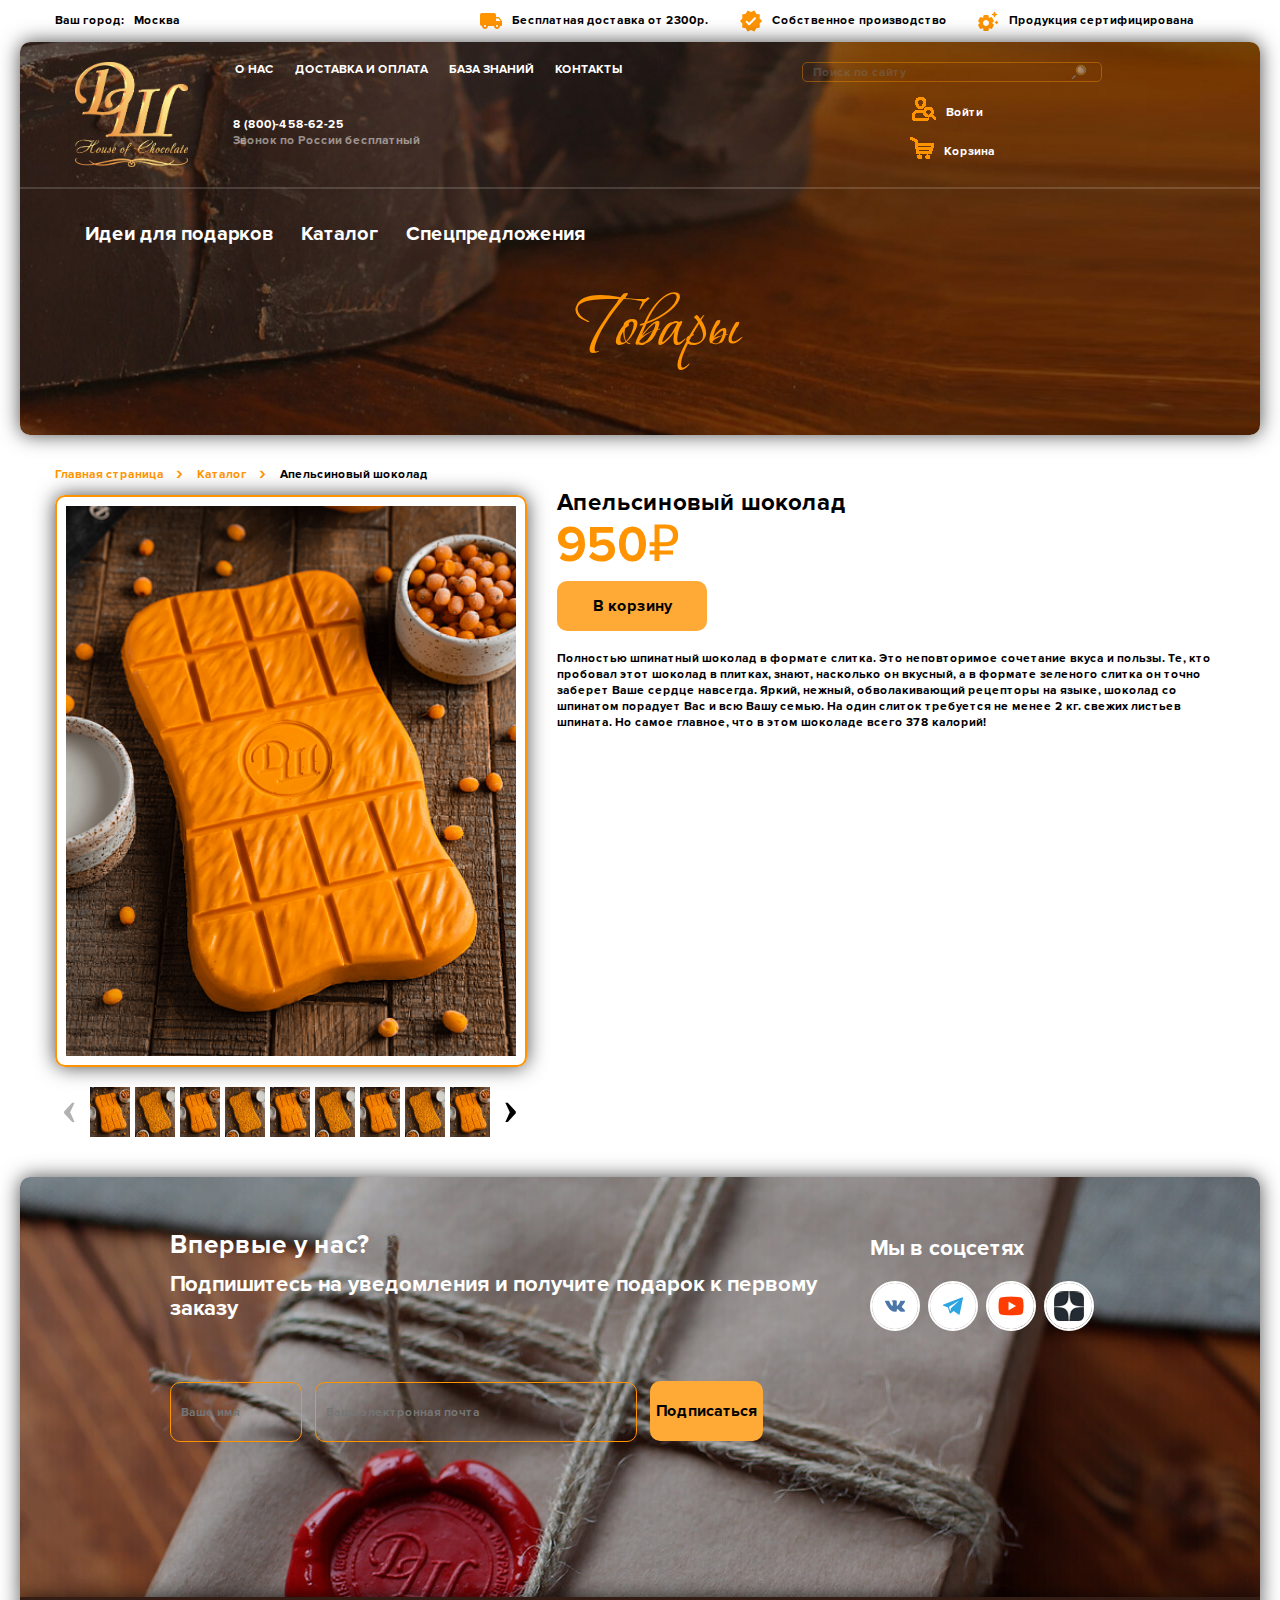
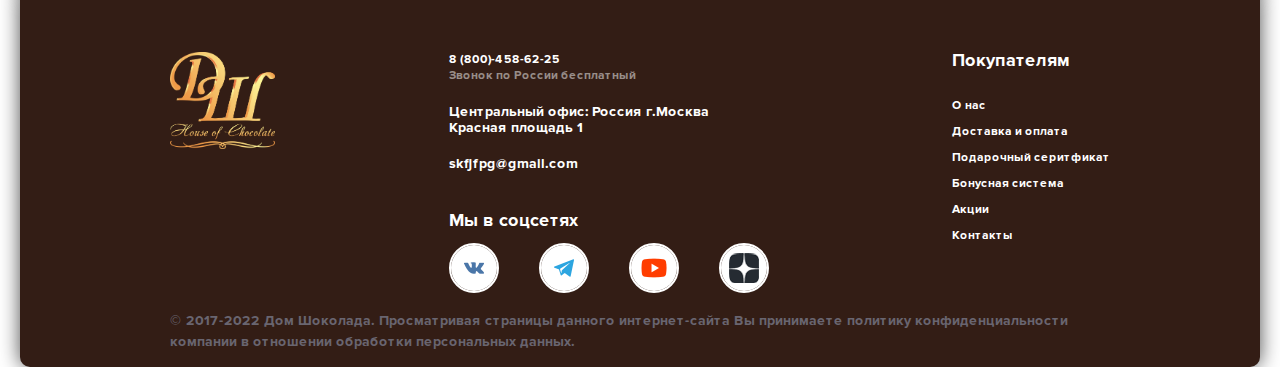
<file: product3.html>
<!DOCTYPE html>
<html lang="ru">
    <head>
        <meta charset="utf-8">
        
        <meta name="viewport" content="width=device-width, initial-scale=1.0">
        
        <title>Product</title>
        
        <link rel="stylesheet" href="css/style.css">
        <link rel="stylesheet" href="css/jquery-ui.css">
  
        
        <script defer src="js/jquery-3.6.1.min.js"></script>
        <script defer src="js/jquery-ui.min.js"></script>
        <script defer src="js/gallery.js"></script>
        <script defer src="js/lightbox.js"></script>
        <script defer src="js/main.js"></script>

    </head>
    
    <body>
        <section class="container top">
                   
                   <div id="city" title="Если ваш город определен неправильно, нажмите для выбора правильного города">Ваш город: <span></span></div>
                   <div class="dostavka">
                        <div class="d2">
                            <img src="image/bus.svg">
                             <p>Бесплатная доставка от 2300р.</p>
                        </div>
                        <div class="d2">
                              <img src="image/check.svg">
                              <p>Собственное производство</p>
                        </div>
                        <div class="d2 del1">
                              <img src="image/gear.svg">
                              <p>Продукция сертифицирована</p>
                        </div>
                   </div> 
                   
            </section>
        
        
        <header3>
            
            <section class="container center">
                <div><a href="index.html"><img class = "logo1" src="image/logo (1).png" width="113" alt="Шоколадный дом"</a></div>
                <div class="navcont">
                    <div class="nav">
                        <a href ="#">О НАС</a>
                        <a href ="#">ДОСТАВКА И ОПЛАТА</a>
                        <a href ="#">БАЗА ЗНАНИЙ</a>
                        <a href ="contact.html">КОНТАКТЫ</a>
                    </div>
                    <div class="tel">
                        <a href ="tel:88004586225">8 (800)-458-62-25</a>
                        <p>Звонок по России бесплатный</p>
                    </div>
                </div>
                 <div class="navcont1">
                    <input class="search" type="search" name="search" placeholder="Поиск по сайту">
                    <p class="user"><img src="image/user.png">Войти</p>
                   <a href="order.html"><p class="basket1"><img src="image/basket.png">Корзина</p></a>
                </div>
                
            
            </section>
            <div class="line"></div>
            <section class="container bottom">
                <ul>
			        <li><a href="#">Идеи для подарков</a>
                        <ul class="af">
			                <li><a href="catalog.html">День рождения</a></li>
			                <li><a href="catalog.html">8 марта</a></li>
			                <li><a href="catalog.html">23 февраля</a></li>
			            </ul>
                    </li>
			        <li><a href="catalog.html">Каталог</a>
                    
                    </li>
			        <li><a href="#">Спецпредложения</a></li> 
			    </ul>
            
            </section>
            <div class="container containercontent">
                <div class= "title cont">Товары</div>   
           </div>
           
       </header3>
        
            <main>
             <section class="container">
                <ul class="breadcrumbs" itemscope itemtype="https://schema.org/BreadcrumbList">
                    <li itemprop="itemListElement" itemscope itemtype="https://schema.org/ListItem">
                        <a href="index.html">
                            <span itemprop="name">Главная страница</span>
                        </a>
                        <meta itemprop="position" content="1">
                        <link itemprop="url" href="index.html">
                    </li>
                    
                    <li itemprop="itemListElement" itemscope itemtype="https://schema.org/ListItem">
                        <a href="catalog.html">
                            <span itemprop="name">Каталог</span>
                        </a>
                        <meta itemprop="position" content="2">
                        <link itemprop="url" href="catalog.html">
                    </li>
                    
                    <li itemprop="itemListElement" itemscope itemtype="https://schema.org/ListItem">
                        <span itemprop="name">Апельсиновый шоколад </span>
                        <meta itemprop="position" content="3">
                        <link itemprop="url" href="product.html">
                    </li>
                </ul>
            </section>
            
            <section class="container">
                <div class="product" data-product-id="333333" itemscope itemtype="https://schema.org/Product">
                    <div class="images">
                        <div class="bigimage">
                            <img src="image/product/31.jpg" width="450" height="550"  alt="Фисташковый шоколад" itemprop="image">
                        </div>
                        
                        <div class="gallery">
                            <div>
                                <div class="rail">
                                    <img src="image/product/mini_31.jpg" alt="Фисташковый шоколад" itemprop="image">
                                    <img src="image/product/mini_32.jpg" alt="Молочный шоколад" itemprop="image">
                                    <img src="image/product/mini_31.jpg" alt="Молочный с орехом" itemprop="image">
                                    <img src="image/product/mini_32.jpg" alt="Апельсиновый шоколад" itemprop="image">
                                    <img src="image/product/mini_31.jpg" alt="Апельсиновый с орехом" itemprop="image">
                                    <img src="image/product/mini_32.jpg" alt="Белый шоколад">
                                    <img src="image/product/mini_31.jpg" alt="Клубничный шоколад">
                                    <img src="image/product/mini_32.jpg" alt="Фисташковый шоколад 200гр">
                                    <img src="image/product/mini_31.jpg" alt="Молочный шоколад 200гр">
                                    <img src="image/product/mini_32.jpg" alt="Молочный с орехом 200гр">
                                    <img src="image/product/mini_31.jpg" alt="Апельсиновый шоколад 200гр">
                                    <img src="image/product/mini_32.jpg" alt="Апельсиновый с орехом 200гр">
                                    <img src="image/product/mini_31.jpg" alt="Белый шоколад 200гр">
                                    <img src="image/product/mini_32.jpg" alt="Клубничный шоколад 200гр">
                                    <img src="image/product/mini_31.jpg" alt="Апельсиновый шоколад 200гр">
                                    
                                    
                                </div>
                            </div>
                            <button type="button" class="gal_left disabled"><span>&#8249;</span></button>
                            <button type="button" class="gal_right"><span>&#8250;</span></button>
                        </div>
                    </div>
                    
                    <div class="offer">
                        <h1 itemprop="name">Апельсиновый  шоколад</h1>
                        <p class="price" itemprop="offers" itemscope itemtype="https://schema.org/Offer">
                            <span itemprop="price">950</span>
                            <meta itemprop="priceCurrency" content="RUB">
                        </p>
                        <button type="button" class="btn btn-danger btn-buy">В корзину</button>
                        <p itemprop="description"></p>
                        <p>Полностью шпинатный шоколад в формате слитка. Это неповторимое 
                        сочетание вкуса и пользы. Те, кто пробовал этот шоколад в плитках, 
                        знают, насколько он вкусный, а в формате зеленого слитка он точно 
                        заберет Ваше сердце навсегда. Яркий, нежный, обволакивающий рецепторы 
                        на языке, шоколад со шпинатом порадует Вас и всю Вашу семью. На один 
                        слиток требуется не менее 2 кг. свежих листьев шпината. Но самое 
                        главное, что в этом шоколаде всего 378 калорий!</p>
                       
                    </div>
                </div>
            </section>
           
        
        
        
        
           











           <section>
            <div class="forma">
                 <div class="contmin">
                   <div class="formasvyzi"> 
                   <div class="form">
                        <h3>Впервые у нас?</h3>
                        <p>Подпишитесь на уведомления и получите подарок к первому заказу</p>
                        <input class="name1" type="fullname" name="fullname" placeholder="Ваше имя">
                        <input class="email" type="email" name="email" placeholder="Ваша электронная почта">
                        <button class="but" type="Submit">Подписаться</button>
                    </div>
                   
                    <div class="seti2">
                    <h4>Мы в соцсетях</h4>
                        <a href="#"><img src="image/vk1.png" width="46" alt="Шоколадный дом"></a>
                        <a href="#"><img src="image/telegram1.png" width="46" alt="Шоколадный дом"></a>
                        <a href="#"><img src="image/yt2.png" width="46" alt="Шоколадный дом"></a>
                        <a href="#"><img src="image/zen2.png" width="46" alt="Шоколадный дом"></a>
                    </div> 
                 </div>
                
            </div>
            </div>
            
            </section>
            
        </main>
        
        
        
        
        
        <footer>
            <div class="contmin">
            <div class="foot">
                <div><a href="#"><img class = "logo1" src="image/logo (1).png" width="105" alt="Шоколадный дом"></a></div>
                <div class="contact">
                    <div class="tel">
                        <a href ="tel:88004586225">8 (800)-458-62-25</a>
                        <p>Звонок по России бесплатный</p>
                    </div>
                    <div class="adress">Центральный офис: Россия г.Москва Красная площадь 1</div>
                    <div class="mail"><a href="mailto:skfjfpg@gmail.com">skfjfpg@gmail.com</a></div>
                    <h2>Мы в соцсетях</h2>
                    <div class="seti">
                    <a href="#"><img class="mini1" src="image/vk1.png" width="46" alt="Шоколадный дом"></a>
                    <a href="#"><img class="mini1" src="image/telegram1.png" width="46" alt="Шоколадный дом"></a>
                    <a href="#"><img class="mini1" src="image/yt2.png" width="46" alt="Шоколадный дом"></a>
                    <a href="#"><img class="mini1" src="image/zen2.png" width="46" alt="Шоколадный дом"></a>
                </div>
                </div>
                <div class="faq">
                    <h2>Покупателям</h2>
                    <a href="#">О нас</a>
                    <a href="#">Доставка и оплата</a>
                    <a href="#">Подарочный серитфикат</a>
                    <a href="#">Бонусная система</a>
                    <a href="#">Акции</a>
                    <a href="contact.html">Контакты</a>
                </div>
                <p></p>
            </div>
             <p class="n">© 2017-2022 Дом Шоколада. Просматривая страницы данного интернет-сайта Вы принимаете политику конфиденциальности компании в отношении обработки персональных данных.</p>
            </div>
           
        </footer>
    </body>
</html>
</file>
<file: css/style.css>
font-face {
  font-family: 'ProximaNova';
  src: url('../fonts/ProximaNova-Light.woff2') format('woff2');
  font-weight: 200;
  font-style: normal;
} 


font-face {
  font-family: 'ProximaNova';
  src: url('../fonts/ProximaNova-Regular.woff2') format('woff2');
  font-weight: 400;
  font-style: normal;
}
@font-face {
  font-family: 'ProximaNova';
  src: url('../fonts/ProximaNova-Bold.woff2') format('woff2');
  font-weight: 500;
  font-style: bold; 
}   

@font-face {
    font-family: 'Vera Crouz';
    src: url('../fonts/VeraCrouz.woff2') format('woff2');
    font-weight: 300;
    font-style: normal;
    font-display: swap;
}

/** {
  border: 1px solid #f00; } */

/* global reset */

  
html, body, body div, div, span, h1, h2, h3, h4, h5, h6,
p, a, em, img, small, strike, strong, sub, sup, b, u, i,
dl, dt, dd, ol, ul, li, fieldset, form, label, legend,
table, caption, tbody, tfoot, thead, tr, th, td, aside,
section, article, header, footer, main, input, textarea {
	margin: 0;
	padding: 0;
	border: none;
	outline: none;
    background: none;
}

ol, ul, li {
	list-style: none;
}
table {
	border-collapse: collapse;
	border-spacing: 0;
}
html * {
    max-height: 1000000px;
}
input, textarea {
    font: inherit;
}
button {
    cursor: pointer;
	border: none;
	outline: none;
    background: none;
}
html, body {
    height: 100%;
}

a {
    text-decoration: none;
    cursor: pointer;
    color: white;
}


a:hover > span {
    text-decoration: underline;
}
.container {
    margin: 0 auto;
    max-width: 1250px;
    padding-left:15px;
    padding-right:15px;
}

/* main */
body {
    font: 12px/16px 'ProximaNova'; 
    background: #fff;
    color: black;
    display: flex;
    flex-direction: column;
    min-width: 320px;
}
header {
    height: 100%; 
    background:url('../image/poster1.jpg') center no-repeat;
    color: black;
    box-shadow: 0 0 40px rgb(0 0 0 / 70%);
    
}
main {
    flex: 1 1 auto;
}
footer {
    flex: none;
    background:#331d15;
    color: #fff;
    margin-left: 20px;
    margin-right: 20px;
    border-radius: 0 0 10px 10px;
    box-shadow: 0 0 20px rgb(0 0 0 / 70%);
}

/*header*/
       /*Город + акции*/
.top {
    display: flex;
    height: 50px;
    justify-content: space-between;
    font-size: 12px;
    background: white;
    padding-top:10px;
    padding-bottom:10px;
    width: 1280px;
   
    
}

#city span{
    cursor: pointer;
    padding-left: 10px;
   
}

#city span:hover {
			    color: #ff9400;
                font-size: 13px;
                
		}

/*выбор города и доставка*/
.screener {
    background: linear-gradient(5deg, rgba(31,25,13,0.2413340336134454) 0%, rgba(61,48,49,0.2413340336134454) 5%);
    position: fixed;
    top: 0;
    bottom: 0;
    left: 0;
    right: 0;
     z-index: 10;
    cursor: pointer; }

.modal {
    background: white;
    border-radius: 10px;
    position: fixed;
    left: calc(50% - 240px);
    width: 400px;
    top: 200px;
    padding: 40px;
    z-index: 10;
    display: block;
}

.close {
        position: absolute;
    top: 10px;
    right: 10px;
    width: 20px;
    height: 20px;
    border-radius: 5px;
    color: red;
    font-size: 14px;
    box-shadow: 0 0 5px rgb(0 0 0 / 25%);
}

.modal p {
    font-size: 12px;
    line-height: 22px;
    letter-spacing: 0.05em;
    cursor: pointer;
    color: #000000;
}

.modal h3 {
    padding-bottom: 20px;
    
}

.modal p:hover {
    color:#ff9400;
} 

#citysearch {
    border-radius: 5px;
    margin: 5px auto;
    width: 170px;
}


#lightbox img {
    width: 100%;
    height: 100%;
    opacity: 0;
    transition: opacity 2s;
}

#lightbox.ready img {
    opacity: 1;
}

.dostavka{
    display: flex;
    align-items: center;
    font-size: 12px;
    justify-content: space-evenly;
    width: 760px;
    font-weight: 400;
    line-height: 1.5;
    
    
}

#city {
    display: flex;
    align-items: center;
    margin-right: 16px
    
}

.d2 {
    display: flex;
    align-items: center;
    margin-right: 16px
}
    


.d2 p {
    padding-left: 10px;
    
}
/*Лого тел и строка поиска с корзиной*/
.center {
    display: flex;
    padding-top:20px;
        
}

.nav {
    display:flex;
    max-width: 450px;
    height:20px;
    margin-bottom: 35px;
    font-size: 12px;
    font-weight: 600;
    justify-content: space-evenly;
    width: 95%;
    
    
    
}

.tel {
    width: 350px;
    font-size: 12px;
    font-weight: 600;
     padding-left:40px;
}
    

.nav a{
   
   color: white;
}

.nav a:hover {
    color: #ff9400;
}
.tel p  {
    color: hsla(0,0%,100%,.5);
}

.tel a:hover {
    color: #ff9400;
}

.navcont {
    width:100%;
    margin-left: 5px;
}

.navcont1 {
    width: 100%;
    display: flex;
    flex-direction: column;
    align-items: center;
   
}

.navcont1 input {
    max-width: 300px;
    height: 20px;
    opacity: 0.4;
    border: 1px solid #ff9400;
    border-radius: 5px;
    box-sizing: border-box;
    width:100%;
    float: right;
    background:url('../image/search.png') no-repeat;
    background-position: right;
    padding-left: 10px;
    padding-right: 10px;
    background-position-x: 95%;
    display:block;
    color: white;
}

input:: -webkit-input-placeholder { color: white; }

.user {
    display:inline-block;
    margin-right: 10px;
    margin-top: 10px;
    font-size: 12px;
    font-weight: 600;
    color: white;
    
}

.user:hover {
    color: #ff9400;
    cursor: pointer;
}

p img {
    padding-right:10px;
    position: relative;
    top: 5px;
}

.basket1 {
    display:inline-block;
    margin-top: 10px;
    font-size: 12px;
    font-weight: 600;
    color: white;
}

.basket1:hover {
    color: #ff9400;
    cursor: pointer;
}


.line {
    height: 0px;
    opacity: 0.4;
    border: 1px solid #ffffff63;
    position: relative;
    margin: 0 auto;
    max-width: 1250px;
    padding-left: 15px;
    padding-right: 15px;
    margin-top: 15px;
    margin-bottom: 15px; 
    
        }
        
/*Выпадающее меню*/        

			 ul {
			    padding:0;
			    margin:0;
			    list-style: none;
			    position: relative;
                
                
			    }
			 
			/* применяем inline-block позиционирование к элементам навигации */
			 ul li {
			    margin: 0px 5px 0 0;
			    display:inline-block;
                
			    }
                
            .af li {
			    margin: 0px -7px 0 0;
			    display: block;
                text-align: left;
                
                               
			    }  
             .af {
                 border-radius: 10px;
                  background: white;
             }
          
			
			/* стилизуем ссылки */
			.bottom a {
			    display:block;
			    padding:0 10px;
			    color:#FFF;
			    font-size:20px;
			    line-height: 60px;
			    text-decoration:none;
              text-align: left;
               
                
			}
            
            .af a {
                color: black;
            }
			
			/* изменяем цвет фона при наведении курсора */
		 a:hover {
			    color: #ff9400;
                
                
		}


.bottom ul ul {
			    display: none;
			    position: absolute;
			    top: 100%;
                
			}
			
			/* отображаем выпадающий список при наведении */
			.bottom ul li:hover > ul {
			    display:inherit;
                
			}
			
			/* первый уровень выпадающего списка */
			/*. bottom ul ul li {
			    min-width:170px;
			    float:none;
			    display:list-item;
			    position: relative;
			} */  
        
 /*main*/
    .containercontent  {
        
        
        top: 54%;
        text-align: center;
        padding-left:50px;
       
        
    }
 
    .title {
        font-family: 'Vera Crouz';
        color: #ff9400;
        font-size: 120px;
        width: 100%;
        text-align: center;
        margin-bottom: 100px;
        text-shadow: 0 0 40px #54422a;
        margin-top: 15%;
        
    }
    
    .titleb {
        font-family: 'ProximaNova';
        color: white;
        font-size: 32px;
        line-height: 35px;
        letter-spacing: 1px;
        text-align: center;
        font-weight: 600;
        margin-top: 2rem;
        margin-bottom: 16rem;
    }
    
    .arrow-image-down {
        position: relative;
        bottom: -0px;
        animation: bounce 2s infinite;
        margin-top: 50px;
    }
    
    @keyframes bounce {
        100% { bottom: 0; }
        100% { bottom: 10px; }
    }
    
    
    .contmin {
        margin: 0 auto;
        max-width: 940px;
        padding-left:15px;
        padding-right:15px;
    }
    
    
/*таймер*/
 .action {
   
    
    color: #ff9400;;
}
/*.action .container {
    display: flex;
    justify-content: center;
    align-items: center;
    gap: 30px;
    height: 90px;
}  */

.action{
    position: relative;
    top: -200px;
}
.action p {
    width: 100%;
    text-align: center;
}
.actiontimer {
    display: block;
    line-height: 50px;
}
.actiontimer span {
    font-size: 30px;
    line-height: 40px;
    vertical-align: top;
}




 
    
 
 /*слайдер*/

   /* .carousel {
        position: relative;
        padding: 10px 40px;
       
        margin-bottom: 50px;
     
    }
    .prev {
        left: 7px;
    }
    
    .prev:hover {
    color: #ff9400;
    cursor:pointer;
}

    .next {
        right: 7px;
    }
    
     .next:hover {
    color: #ff9400;
    cursor:pointer;
}

    .gallery1 {
        max-width: 1120px;
        width: 100%;
        overflow: hidden;
    }
    
    .gallery1 ul {
      
        width: 9999px;
        margin: 0;
        padding: 0;
        list-style: none;
        transition: margin-left 250ms;
        font-size: 0;
    }

    .gallery1 li {
      display: inline-block;
      margin: 10px;
      
    }
    li img {
       border-radius:10px; 
    }


    .arrow {
      position: absolute;
      top: 180px;
      padding: 0;
      
      font-size: 50px;
      line-height: 24px;
      color: #ff9411;
      display: block;
    }
    
    .arrow:hover {
	    color: #FF4500;
        
		} */
        
    /* slider */
.slider {
    display: flex;
    max-width: 900px;
    width: 100%;
    height: 312px;
    position: relative;
    margin:auto;
}
.slider_desk {
    border: 1px solid black;
    max-width: 900px;
    width: 100%;
    max-height: 312px;
    overflow: hidden;
    margin: 0 20px;
    position: relative;
    background: #fff;
    border-radius: 10px;
}
.slider_block {
    border: 1px solid black;
    width: 100%;
    max-height: 312px;
    position: absolute;
    z-index: -1;
    top: 0;
    background: #fff;
}

.slider_block img {
    max-width: 900px;
    width: 100%;
}

.slider_block.next {
    left: 100%;
    z-index: 1;
}
.slider_block.prev {
    left: -100%;
    z-index: 1;
}
.slider_block.was_current {
    transition: left 0.9s;
    
}
.slider_block.current {
    left: 0;
    z-index: 1;
    transition: left 0.9s;
    
    
}
.slider button {
    position: absolute;
    border: 1px solid #ff9400;
    height: 20px;
    width: 25px;
    border-radius: 8px;
    top: 50%;
    z-index: 1;
    cursor: pointer;
    font-size: 40px;
    line-height: 40px;
    color: #ff9400;
    opacity: 1;
}

.slider button:hover {
    background: #ff9400;
}

.slider .to_left {
    left: 40px;
}
.slider .to_right {
    right: 40px;
}
.slider_points {
    position: absolute;
    bottom: -40px;
    left: 0;
    right: 0;
    height: 24px;
    display: flex;
    justify-content: center;
    gap: 10px;
    z-index: 1;
}
.slider_points span {
	flex: none;
    border-radius: 50%;
	border: 1px solid #ff9400;
	height: 15px;
	width: 15px;
	cursor: pointer;
    opacity: 1;
}
.slider_points span.active {
    background: #ff9400;
}
.slider_desk:hover ~ button,
.slider button:hover,
.slider_desk:hover ~ .slider_points span,
.slider_points:hover span {
    opacity: 1;
}    
        
   /*форма*/
    .shoco {
        background: url(../image/poster2.jpg) center no-repeat fixed;
        background-size: cover;
        height: 490px;
        border-radius:10px;
        margin-top: 50px;
        margin-left:20px;
        margin-right:20px;
        margin-bottom: 20px;
        box-shadow: 0 0 20px rgb(0 0 0 / 70%);
        
        
    }
     
    .shoco  p {
        font-family: 'Vera Crouz';
        line-height: 50px;
        color: white;
        padding-top: 170px;
        font-size: 50px;
        font-weight: 400;
        text-align: center;
       
    }
    
    .forma {
        background:url('../image/poster3.jpg') center no-repeat;
        height: 420px;
        border-radius:10px 10px 0 0;
        margin-left:20px;
        margin-right:20px;  
        box-shadow: 0 0 20px rgb(0 0 0 / 70%);
            margin-top: 40px;
    }
    
     .form:hover {
			    color: #ff9400;
                
                
		}
    
    .formasvyzi {
        display: flex;   
    }
    
    .form {
        padding-top: 60px;
        max-width: 700px;
        width: auto;
    }
    
    .form h3 {
        font-size: 26px;
        color: white;
        
    }
    
    .form p {
        margin-top: 20px;
        font-size: 22px;
        color: white;
        line-height: 24px;
        margin-bottom: 60px;
        padding-right: 10px;
        
    }
    
    .name1 {
        border: 1px solid #ff9400;
        border-radius: 10px;
        max-width: 140px;
        height: 60px;
        padding-left: 10px;
        box-sizing: border-box;
        margin-right: 10px;
        margin-bottom: 10px;
        color: white;
      
 
    }
    
    .email {
       
        
        border: 1px solid #ff9400;
        border-radius: 10px;
        max-width: auto;
        width:322px;
        height: 60px; 
        padding-left: 10px;
        box-sizing: border-box;
        margin-bottom: 10px;
        margin-right: 10px;
        color: white;
    }
    
    .but {
        max-width: 200px;
        height: 60px; 
        border-radius: 10px;
        background: #ffaa36;
        font: 16px/18px 'ProximaNova'; 
    }
    
    .but:hover {
        background: #9d661a;
    }
    
    h4 {
        margin-top: 60px;
        color: white;
        margin-bottom: 20px;
        font: 22px/24px 'ProximaNova'; 
}
    .seti2 img {
        border-radius: 50%;
        margin-right:5px;
        border: 2px solid;
    }
    
    .seti2 a img:hover {
        border: 2px solid orange;
    }
    
/*footer*/
    .foot {
              
        display: flex;
        margin-top: 55px;
        
    }
    .contact {
        max-width: 330px;
        width: auto;
        margin: 0 auto;
    }

    .contact .tel {
        width: auto;
        padding-left: 5px;
        padding-right: 5px;
       
    }
    
    .adress, .mail {
        font-size:14px;
        padding-left:5px;
        padding-right: 5px;
        margin-top: 20px;
        margin-bottom:20px;
    }

    

    .mail a:hover {
    color: #ff9400;
    }
    
    .seti {
        padding-left:5px;
        padding-right: 5px;
        margin-top: 15px;
        display: flex;
        justify-content:space-between;
    }
    .seti img {
        border-radius: 50%;
        border: 2px solid;
    }
    
    .seti a img:hover {
        border: 2px solid orange;
    }
    
    h2 {
       margin-top: 40px;
       padding-left:5px;
       padding-right: 5px;
    }
    
    .faq{
        display:flex;
        flex-direction: column;
        margin-left: 10px;
    }
    
    .faq h2 {
       margin-bottom: 30px;
       margin-top: 0px;
       padding-left:0;
    }
    
    .faq a {
        padding-bottom: 10px;
    }
    
    .n {
        
        line-height: 1.5;
        text-align: left;
        color: #696570;
        font-size: 14px;
        font-weight: 400;
        padding-bottom: 15px;
        padding-top: 12px;
       
    }
   
    

/*html contact*/
    header2 {
        border-radius: 10px;
        margin-left: 20px;
        margin-right: 20px;
        height: 400px; 
        background:url('../image/poster4.jpg') center no-repeat;
        margin-bottom: 20px;
        box-shadow: 0 0 20px rgb(0 0 0 / 70%);
    }
    
    .cont {
        margin-top: 5%;
        font-size: 80px;
    }
    
    .spec {
         opacity: 0.4;
         text-align: center;
          font-size: 20px;
          margin-bottom:20px;
          line-height: 1.5;
    }
    
    .map {
        
        height: 360px;
        width: 100%;
    }
    
    
/*html Каталог*/

header3 {
        border-radius: 10px;
        margin-left: 20px;
        margin-right: 20px;
        height: 400px; 
        background:url('../image/poster5.jpg') center no-repeat;
        margin-bottom: 20px; 
        box-shadow: 0 0 20px rgb(0 0 0 / 70%);        
}

/* catalog */
.catalog .container {
    display: flex;
    gap: 20px;
    margin-top: 10px;
    margin-bottom: 30px;
}
.catalog aside {
    flex: 0 0 250px;
    background: url(../image/poster6.jpg) fixed no-repeat;
    color: white;
    border-radius: 10px;
    box-shadow: 0 0 20px rgb(0 0 0 / 70%);
}
.catmenu {
    padding: 20px;
}



.catmenu ul {
    margin-top: 10px;
}
.catmenu > ul > li {
    padding: 5px 30px 5px 0;
    border-top: 2px dashed #ff9400;
}
.catmenu ul ul {
    margin: 0;
    position: relative;
    left: 30px;
}
.catmenu ul ul::before {
    content: '';
    position: absolute;
    top: -30px;
    right: 0;
    transition: transform 1s;
    cursor: pointer;
}
.catmenu .open::before {
    transform: rotateX(180deg);
}
.catmenu li li {
    font-size: 14px;
    line-height: 30px;
}
.catmenu.simple li li {
    display: none;
}
.catmenu.simple .open li {
    display: list-item;
}
.catalog .filters {
    padding: 20px;
    text-align: center;
}
.filters input {
    border: 1px solid #ff9400;
    color: white;
    padding: 2px 5px;
    width: 150px;
    text-align: center;
    margin-top: 20px;
    margin-bottom: 20px;
    border-radius: 10px;
}
#slider-range {
    margin: 20px 0;
}
#slider-range .ui-widget-header {
    background: #ff9400;
}
.catalog article {
    /* display: table; */
    display: flex;
    flex-wrap: wrap;
    gap: 8px;
}
.cat-item {
    width: 270px;
    height: 140px;
    border: 5px solid #ff9400;
    /*float: left;*/
    /* display: inline-block; */
    /* vertical-align: top; */
    box-shadow: 0 0 20px rgb(0 0 0 / 70%);
    border-radius:10px;
    cursor: pointer;
    
}

.cat-item img:hover {
    border: 1px solid #ff5722;
    border-radius:10px;
    box-shadow: 0 0 20px rgb(0 0 0 / 70%);
    }

.catmenu li {
    display: block;
}

.filters p  {
    font-size: 20px;
    padding-top:5px;
    padding-bottom: 10px;
}

.cat-item a{
    position: relative;
    top: -80px;
    left: 200px;
    color: white;
    cursor: pointer;
}
.cat-item a:hover {
    color: #ff9400;
    }    


.cat-item p{
    position: relative;
    top: -55px;
    left: 10px;
    width: 150px;
    font-size: 8px;
    color: white;
    
}


/*html карточка товара*/


/* breadcrumbs */
.breadcrumbs {
    padding: 10px 0;
    height: 20px;
}

.breadcrumbs a {
    color: #ff9400;
}
.breadcrumbs li {
    display: inline-block;
    vertical-align: top;
    padding-right: 20px;
    margin-right: 10px;
    position: relative;
    font-size: 12px;
    line-height: 20px;
}
.breadcrumbs a::after {
    display: block;
    position: absolute;
    right: 0;
    top: 0;
    width: 10px;
    height: 20px;
    content: '\203a';
    text-align: center;
    font-size: 20px;
    line-height: 16px;
}



/* Product*/

.product {
    display: flex;
    gap: 30px;
}
.images {
    flex: 0 0 470px;
}
.bigimage {
    width: 450px;
    height: 550px;
    border: 2px solid #ff9400;
    border-radius: 10px;
    padding: 9px;
    box-shadow: 0 0 20px rgb(0 0 0 / 70%);
}

.bigimage:hover {
    cursor:pointer;
}

.rail img:hover {
    cursor:pointer;
}

.gallery {
    width: 440px;
    height: 50px;
    margin-top: 20px;
    padding: 0 15px;
    position: relative;
}
.gallery button {
    height: 50px;
    position: absolute;
    top: 0;
    overflow: hidden;
    color: black;
}

 

.gallery .disabled {
    cursor: default;
    opacity: .3;
}
.gallery button:hover {
    color: #ffaa36;;
}
.gallery .disabled:hover {
    color: black;
}
.gallery .gal_left {
    left: 0;
}


.gallery .gal_right {
    right: 0;
    
}


.gallery button span {
    font: bold 50px/50px 'Roboto';
    display: inline-block;
    margin-top: -9px;
}
.gallery > div {
    width: 400px;
    height: 50px;
    overflow: hidden;
    position: relative;
    margin-left: 20px;
}
.gallery .rail {
    display: flex;
    gap: 5px;
    position: absolute;
    top: 0;
    left: 0;
    height: 50px;
}
.product .price {
    color: #ff9400;
    font-size: 50px;
    line-height: 70px;
}
.product .price span::after {
    content: '\20BD'
}

.btn-danger {
    width: 150px;
    height: 50px;
    border-radius: 10px;
    background: #ffaa36;
    font: 16px/18px 'ProximaNova';
    margin-bottom: 20px;
}

.btn-danger:hover {
        background: #9d661a;
    }




 /*html корзина*/


 
 /* order */
.order .icon {
    font-family: 'icomoon' !important;
    cursor: pointer;
}
.table tfoot th {
    border-bottom: none;
}
.table .allsum span {
    color: #ffaa36;
}
.table .allsum span::after {
    content: '\20\20BD'
}
.table .index {
    text-align: center;
    width: 50px;
}
.table .qty {
    text-align: center;
    width: 200px;
}
.table .price {
    text-align: center;
    width: 100px;
}
.table .sum {
    text-align: center;
    width: 100px;
}
.table td.delete {
    text-align: center;
    width: 100px;
}
.table .qty strong {
    min-width: 100px;
    text-align: center;
    display: inline-block;
    user-select: none;
}
.table .qty span {
    border-radius: 50%;
    border: 1px solid black;
    background: #ffaa36;
    color: black;
    width: 20px;
    height: 20px;
    display: inline-block;
    text-align: center;
    line-height: 20px;
    cursor: pointer;
    user-select: none;
}

plus:hover {
   
    color: black;
}

.table .qty .minus {
    margin-right: 10px;
}
.table .qty .plus {
    margin-left: 10px;
}
#order {
    height: 30px;
    text-align: center;
    
}




.container.empty,
.empty .container {
    display: none;
}
.empty .container.empty {
    display: block;
}

.name a {
    color:black;
}

/* calendar */
#calendar {
    height: auto;
}
.dp_grid {
    display: grid;
    grid-template-columns: repeat(7, auto);
}

.getter:hover {
    cursor: pointer;
    color: #ff9400;
}


/*@media (max-width: 1600px) {
    .container {
        width: auto;
        margin: 0 40px;
    }
}*/



@media (max-width: 1400px) {
    .container {
        width: auto;
        margin: 0 40px;
    }
}

@media (max-width: 1340px) {
    .container {
        width: auto;
        margin: 0 40px;
    }
    
    .gallery1 {
        max-width: 830px;
        width: 100%;
        overflow: hidden;
        margin: 0 auto;
    }
    
    
}

@media (max-width: 1031px) {
 
    
    .gallery1 {
        max-width: 550px;
        width: 100%;
        overflow: hidden;
        margin: 0 auto;
    }
    
    
}


@media (max-width: 992px) {
    .container {
        width: auto;
        margin: 0 20px;
    }
}


@media (max-width: 877px) {
    .slider {
    height: 280px;
    }
}

@media (max-width: 801px) {
    .slider {
    height: 250px;
    }
}





@media (max-width: 703px) {
 
    
    .gallery1 {
        max-width: 270px;
        width: 100%;
        overflow: hidden;
        margin: 0 auto;
       
    }
    
    .product {
    flex-direction: column;
    align-items: center;
}

.slider {
    height: 220px;
    }
    
}



@media (max-width: 670px) {
    .container {
        width: auto;
        margin: 0 10px;
    }
    
    .d2 {
        margin-right:5px;
        font-size:8px;
    }
    
   .logo1 {
        width: 60px;
    }
    
    .nav {
        max-width: 300px;
        font-size: 8px;
    }
    
    .table .qty strong {
    min-width: 50px;
}

.slider {
    height: 210px;
    }


}

@media (max-width: 620px) {
   .modal {
    left: calc(50% - 130px);
    width: 150px;
     box-sizing: content-box;
}

h1 {
    font-size: 18px;
}



.slider {
    height: 190px;
    }





}   


@media (max-width: 610px) {
    .container {
        width: auto;
        margin: 0 10px;
    }
    
    
    .tel {
    width: 250px;
    font-size: 8px;
}

    .title {
        font-family: 'Vera Crouz';
        color: #ff9400;
        font-size: 70px;  }
        
        
    .shoco p {
        font-size: 30px;
         padding-top: 110px;
        
        }   
    
    .form p {
    font-size: 14px; }
    
    h4 {
    font: 10px/12px 'ProximaNova';
}

    .titleb  {
        font-size: 24px;
    }
    
 
.bottom a {
    font-size: 14px;
    line-height: 30px;
}


.cont {
    margin-top: 15%;
    font-size: 80px;
}

/*.container.center {
    flex-flow: column;
} */

.catalog .container {
    flex-direction: column;
}

.catalog article {
    justify-content: center;

}

.breadcrumbs {
    padding-bottom: 30px;
}

.slider {
    height: 170px;
    }


}


@media (max-width: 530px) {
    input.search {
        display:none;
    } 
    
    .bigimage {
    width: 300px;
    height: 450px;
    margin: 0 auto;
}

    .bigimage img {
     width: 300px;
    height: 450px;   
    }
    
    .gallery > div {
    width: 265px;
}

    .gallery {
    width: 300px;
}

.table .qty strong {
    min-width: 30px;
}

}

@media (max-width: 500px) {
    .tel {
    max-width: 170px;
    }
    
    .nav {
    max-width: 250px;
    font-size: 6px;   }
    
    .basket1 {
    font-size: 8px;
    }
    
    .user {
    font-size: 8px;
}
    div.d2.del1 {
        display:none;
    } 
    
.email {
    width: auto;
}


.slider {
    height: 150px;
    }


.form p {
    
    margin-right: 20px;
    margin-bottom: 20px;
   
}

    .adress, .mail {
        font-size: 8px;
}

    .mini1 {
        width:20px;
    }
    
    .user img {
        
        height:18px;
    }
    
    .basket1 img {
        
        height:18px;
    }
    
    .title {
        font-size: 50px;  }

}

@media (max-width: 462px) {
    .table .qty strong {
    min-width: 10px;
}

.slider {
    height: 120px;
    }
   
}

@media (max-width: 412px) {
    .qty {
    paddin-left:0;
    paddin-right:0;
}


   
}




@media (max-width: 390px) {
    .action {
    display: none;
    }
    
    .slider {
    margin-top:80px;
    }
    
    .center {
        padding-left:0;
    }
    
    .tel {
    padding-left: 20px;
    }
    
    
    .container {
    padding-left: 0; 
    padding-right: 0; 
}
   
}
</file>
